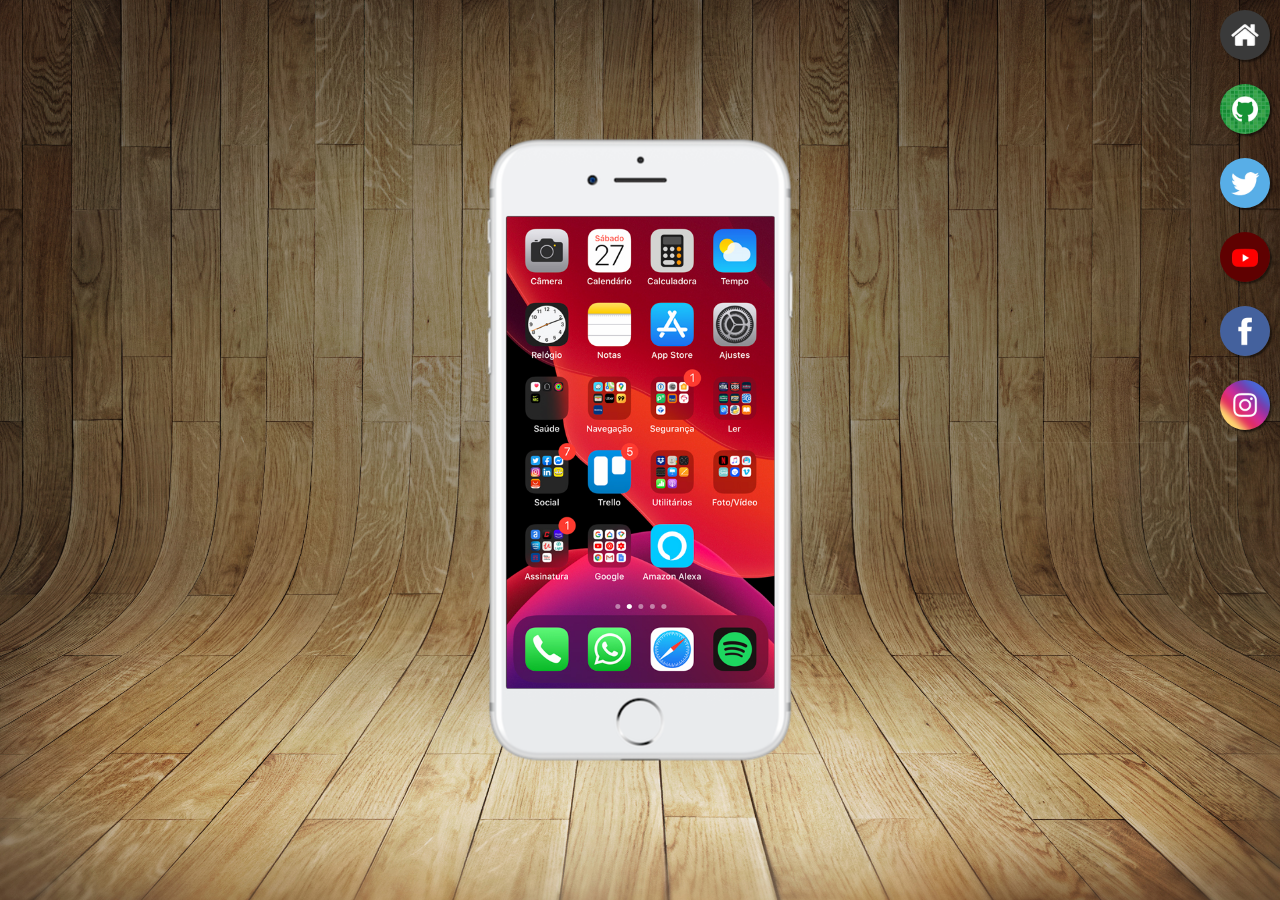
<file: index.html>
<!DOCTYPE html>
<html lang="pt-br">
<head>
    <meta charset="UTF-8">
    <meta http-equiv="X-UA-Compatible" content="IE=edge">
    <meta name="viewport" content="width=device-width, initial-scale=1.0">
    <link rel="shortcut icon" href="favicon.ico" type="image/x-icon">
    <title>Projetos Redes Socias</title>
    <link rel="stylesheet" href="estale/style.css">
</head>
<body>
    <main>
        <section id="telefone">
            <iframe src="home.html" frameborder="0" name="tela" id="tela">
                seu navegador não é conpativel com isso
            </iframe>
        </section>
        <section id="redes-sociais">
            <a href="home.html" target="tela"><img src="imagens/logo-home.jpg"></a><br>

            <a href="github.html" target="tela"><img src="imagens/logo-github.jpg"></a><br>

            <a href="twiter.html" target="tela"><img src="imagens/logo-twitter.jpg"></a><br>

            <a href="youtube.html" target="tela"><img src="imagens/logo-youtube.jpg"></a><br>

            <a href="facebook.html" target="tela"><img src="imagens/logo-facebook.jpg"></a><br>

            <a href="instagram.html" target="tela"><img src="imagens/logo-instagram.jpg"></a><br>
        </section>
    </main>
</body>
</html>
</file>
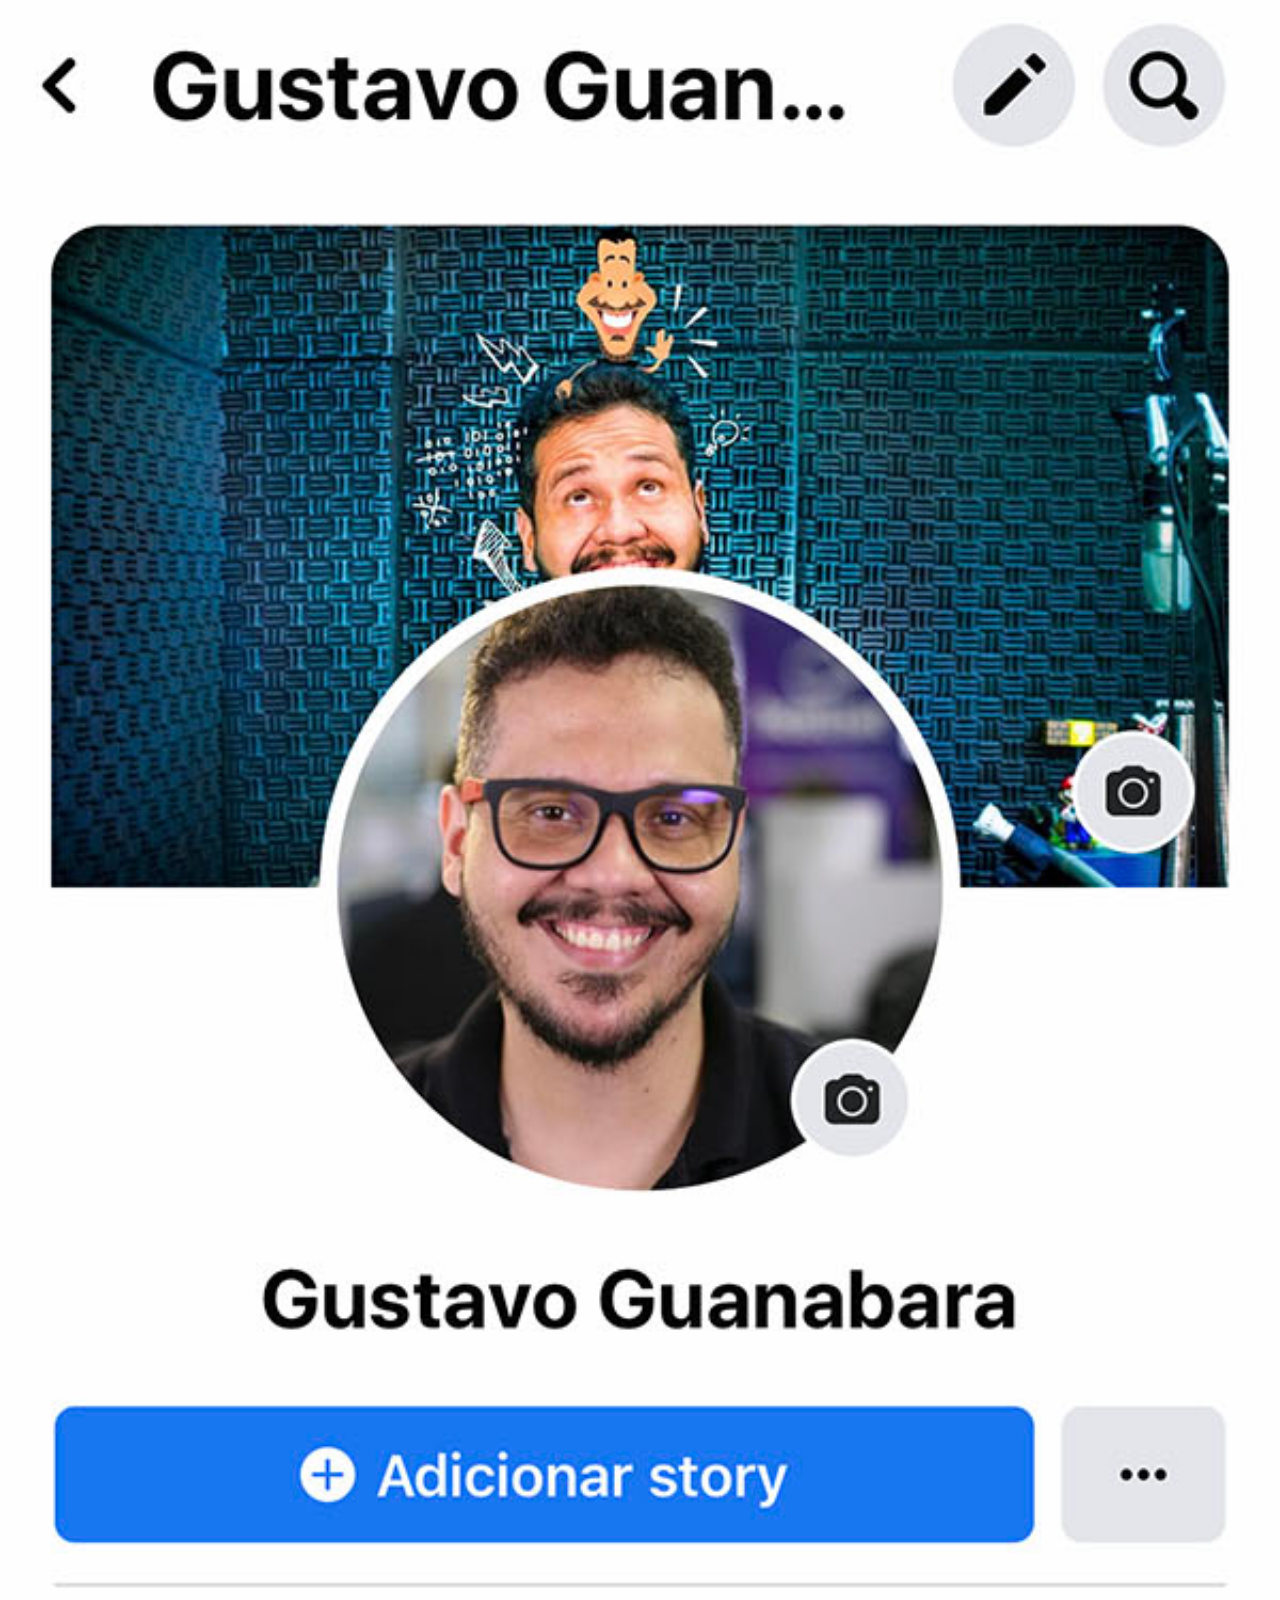
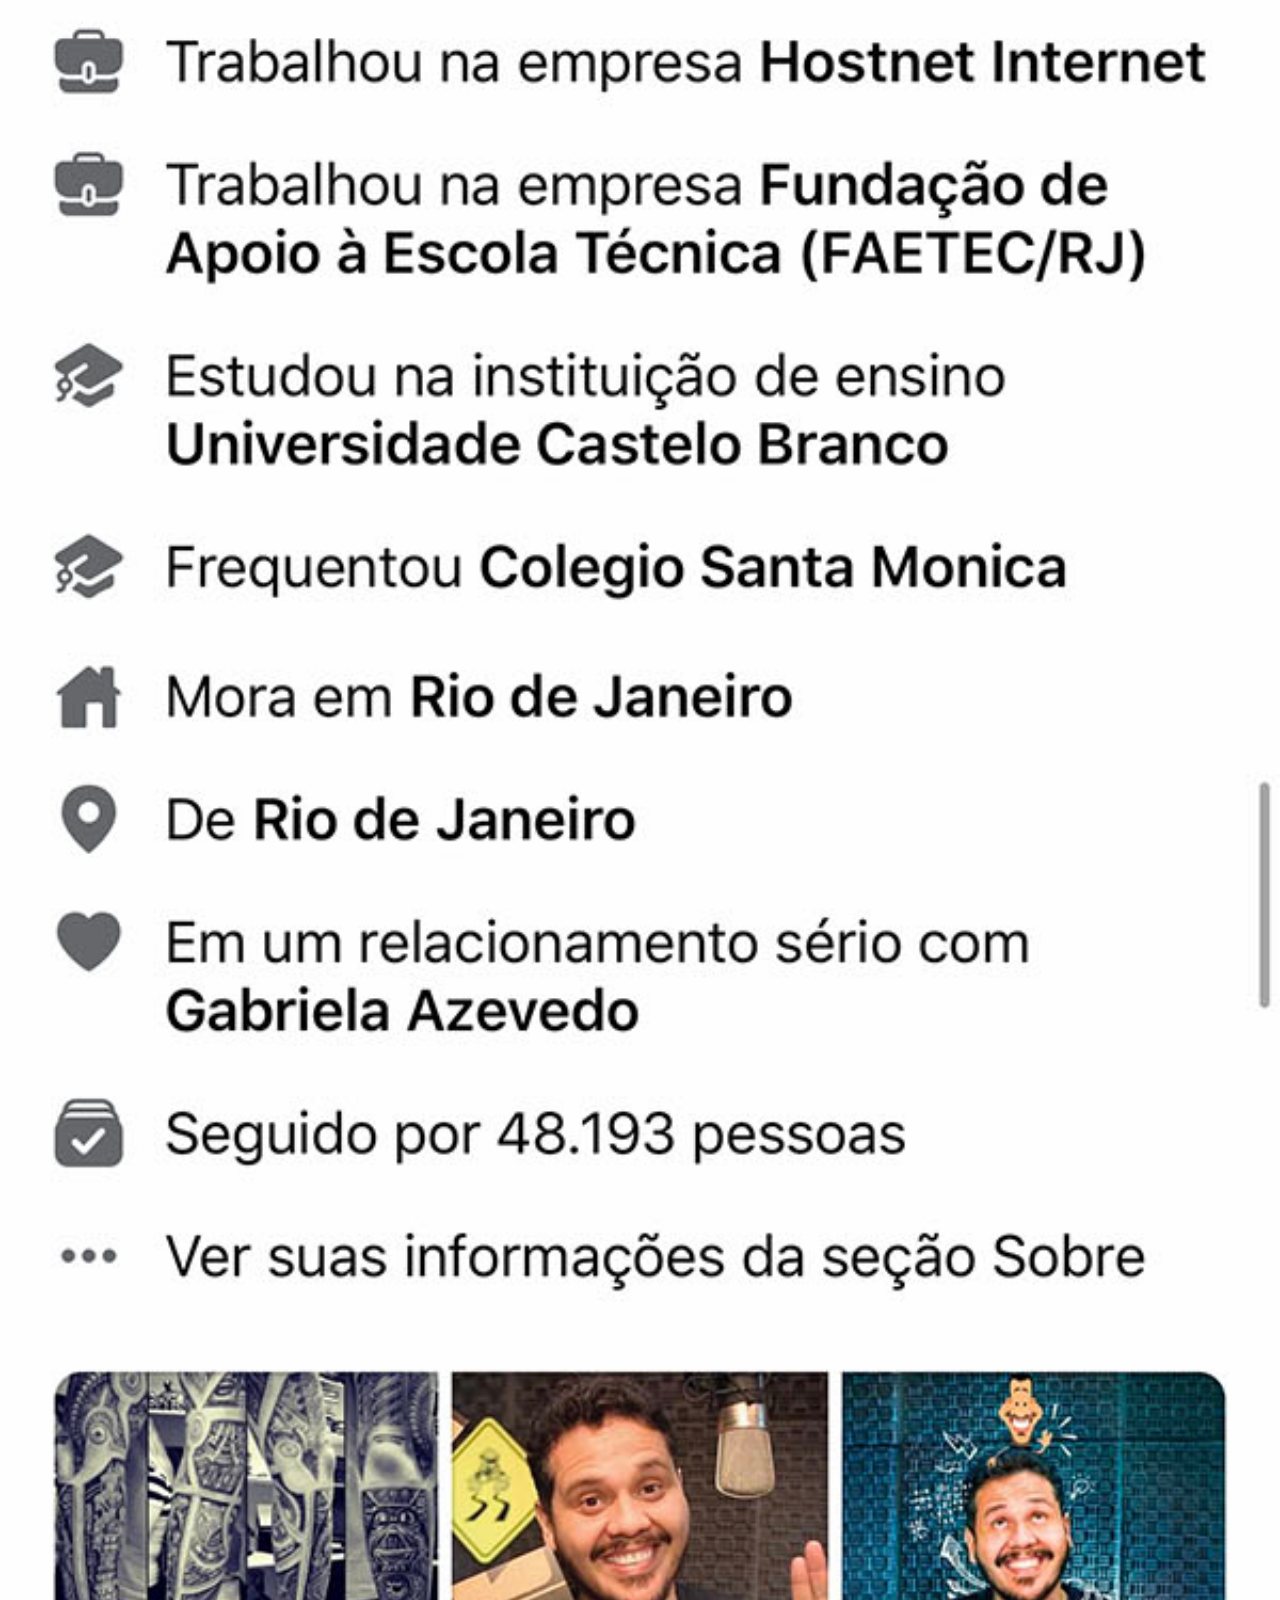
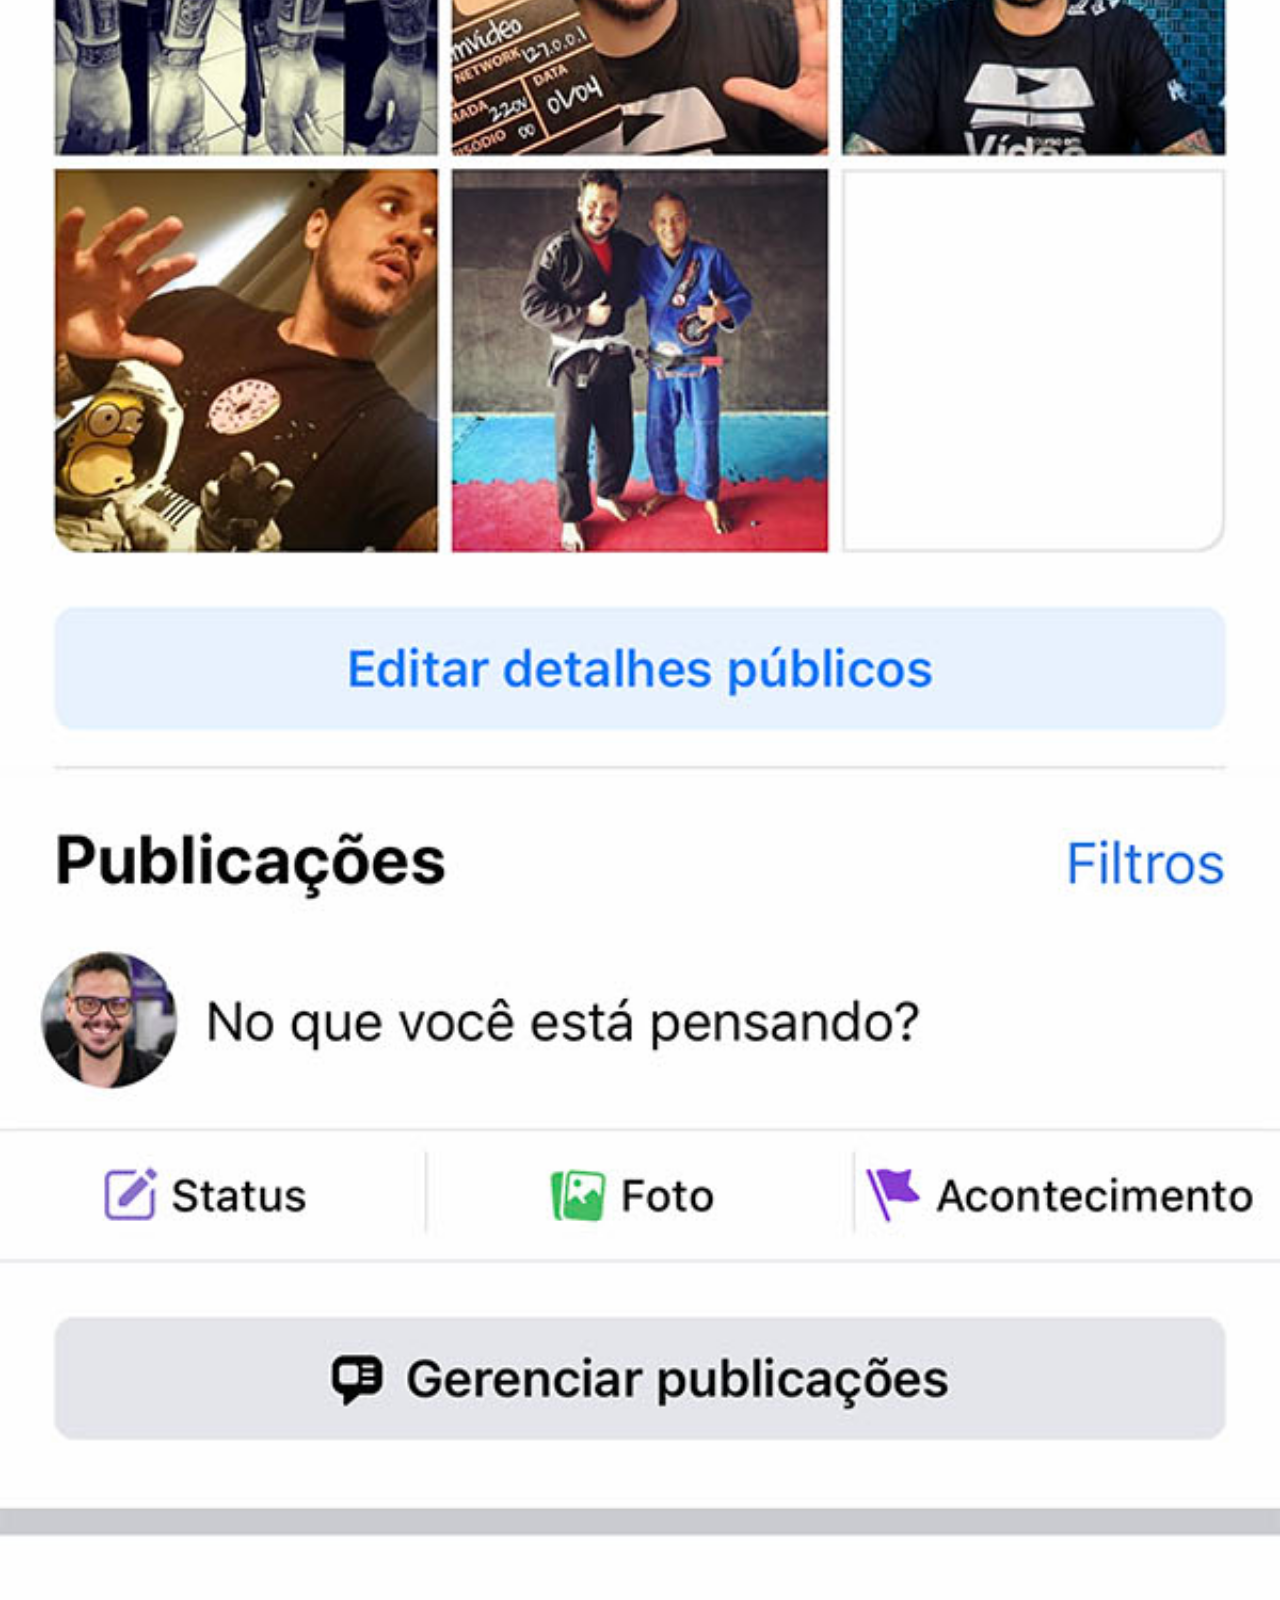
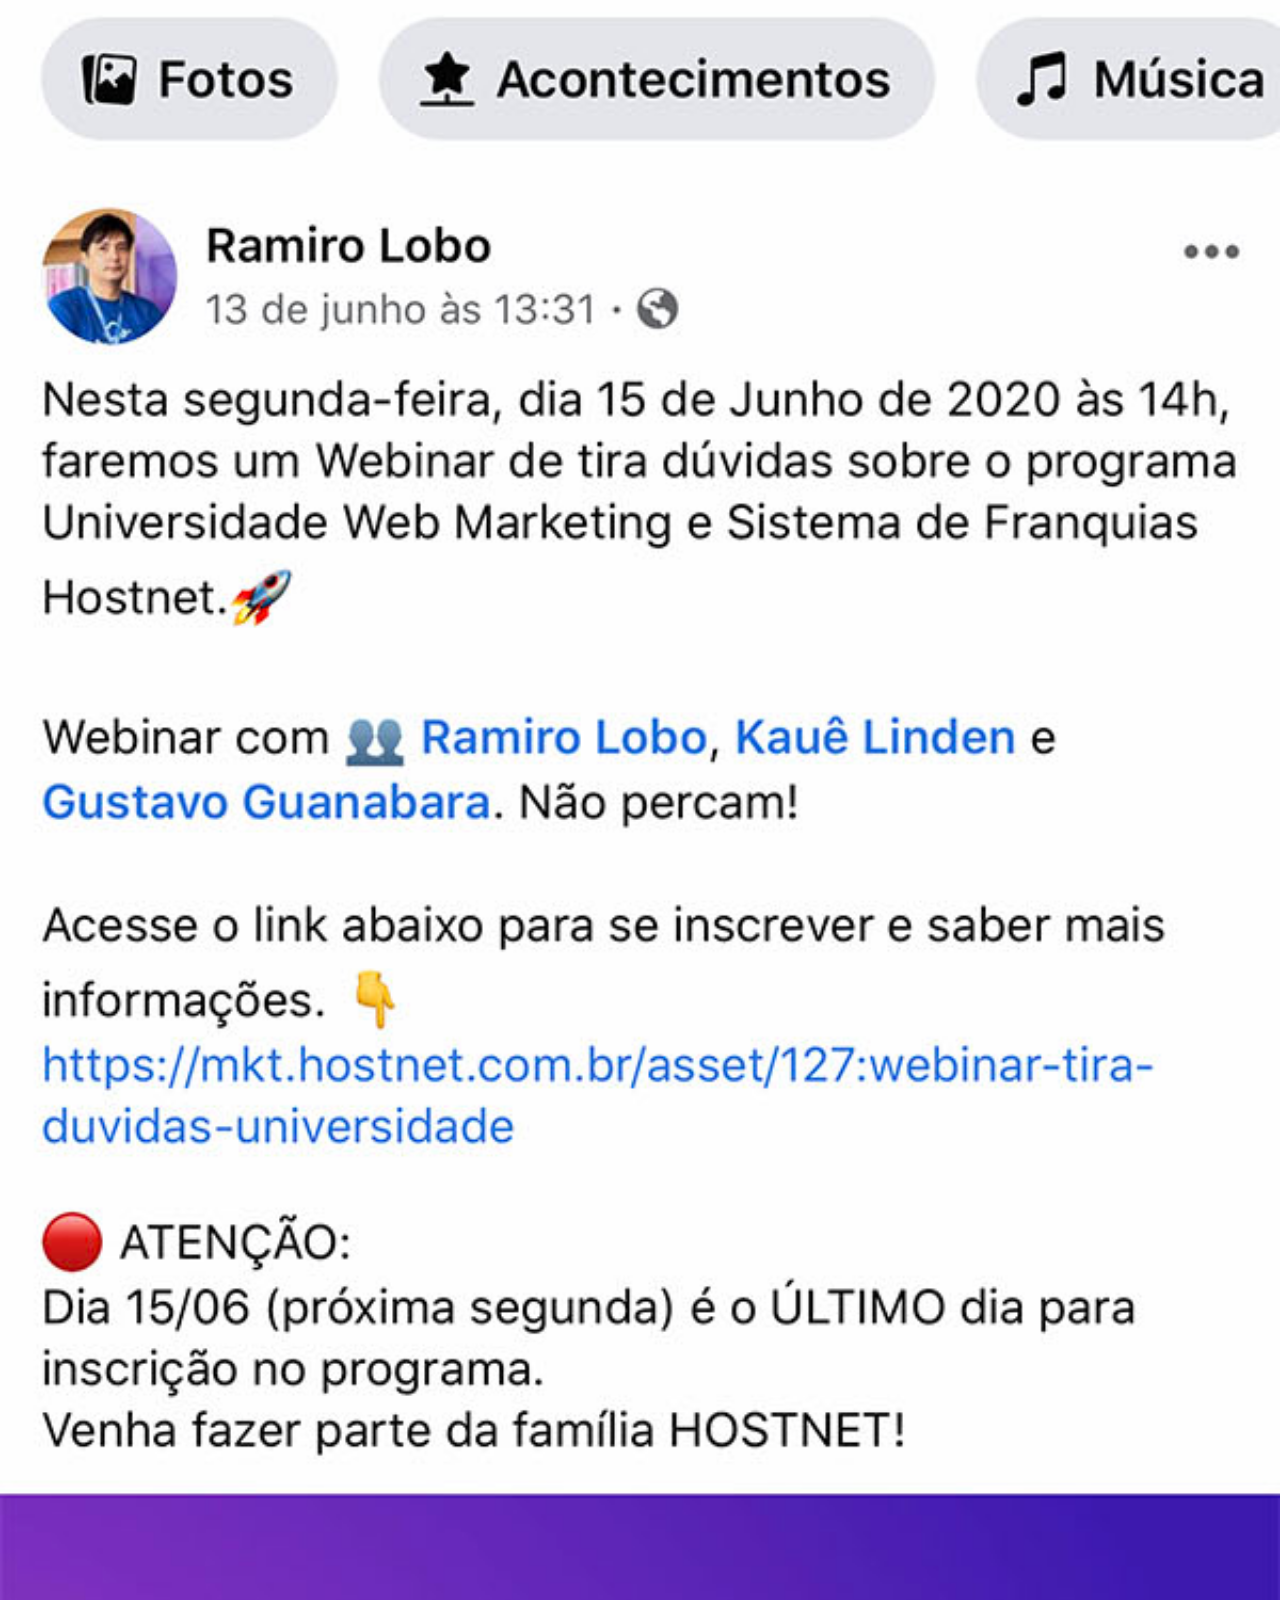
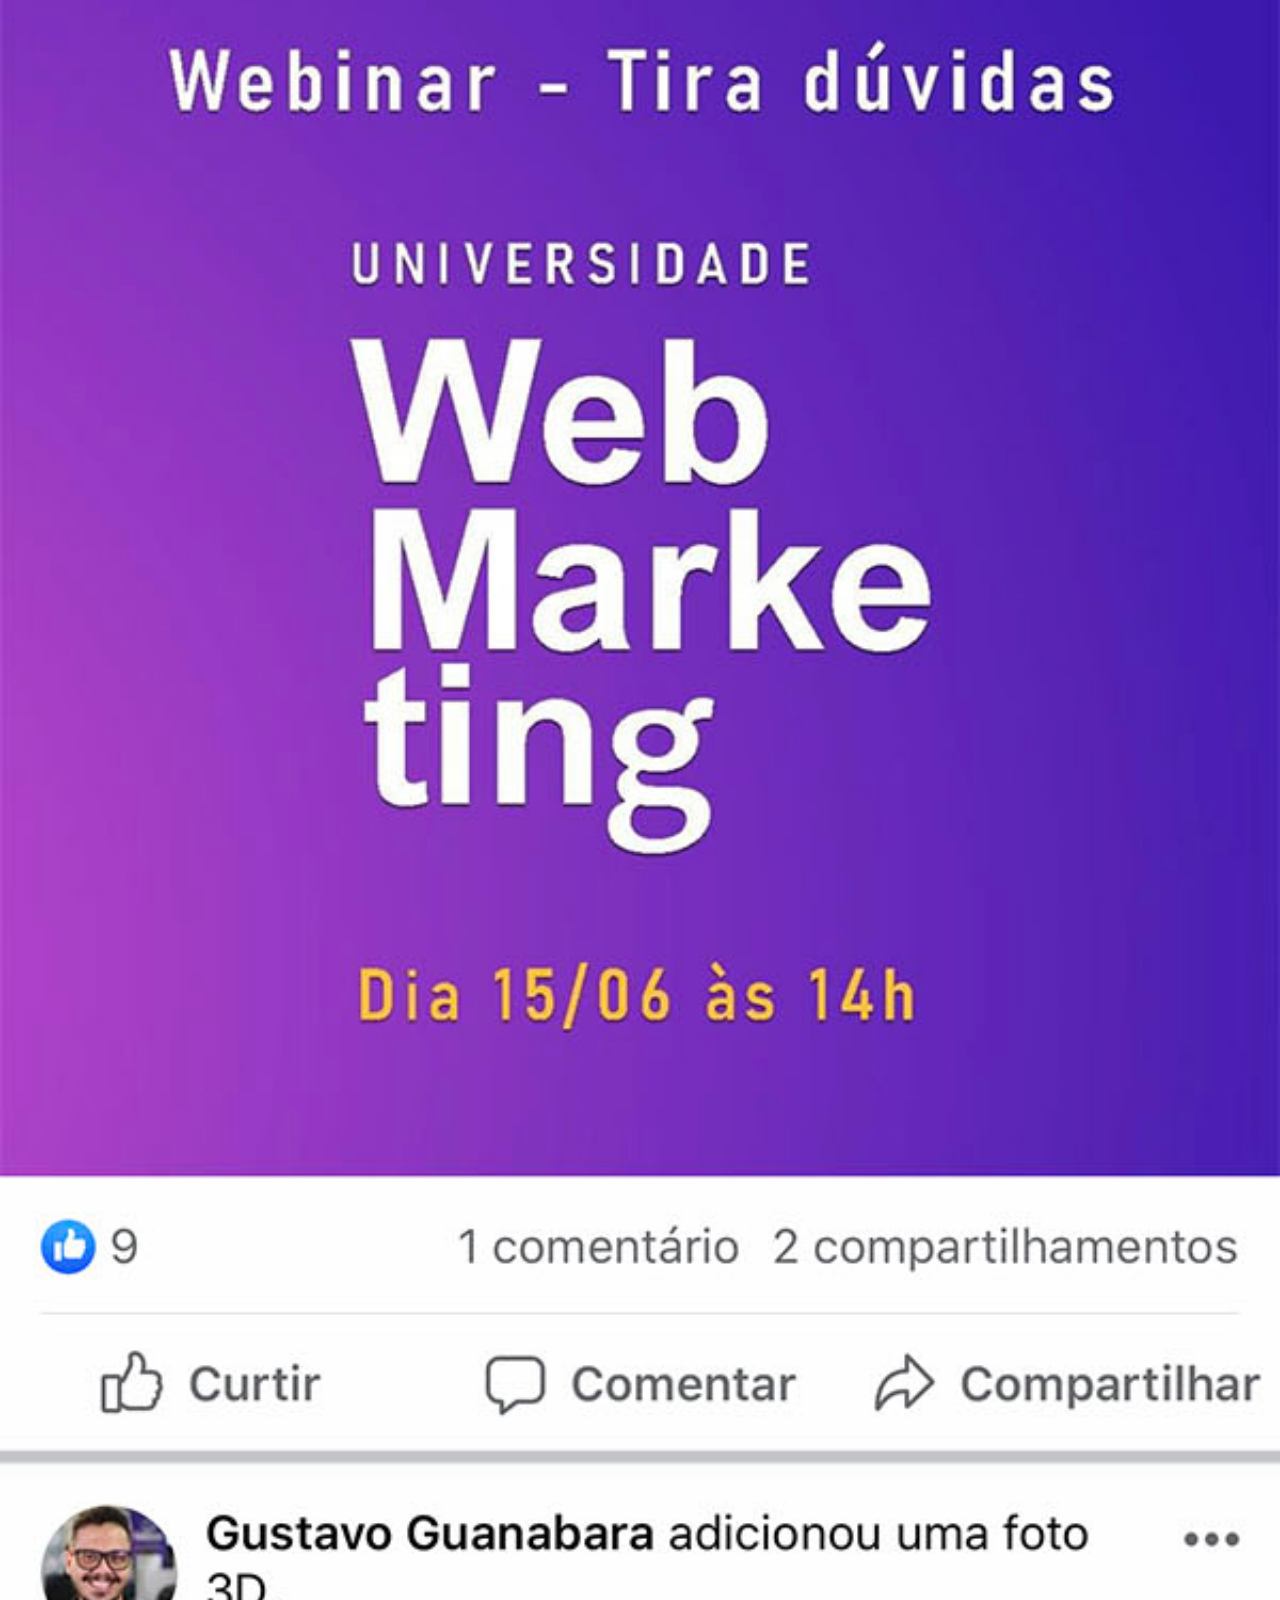
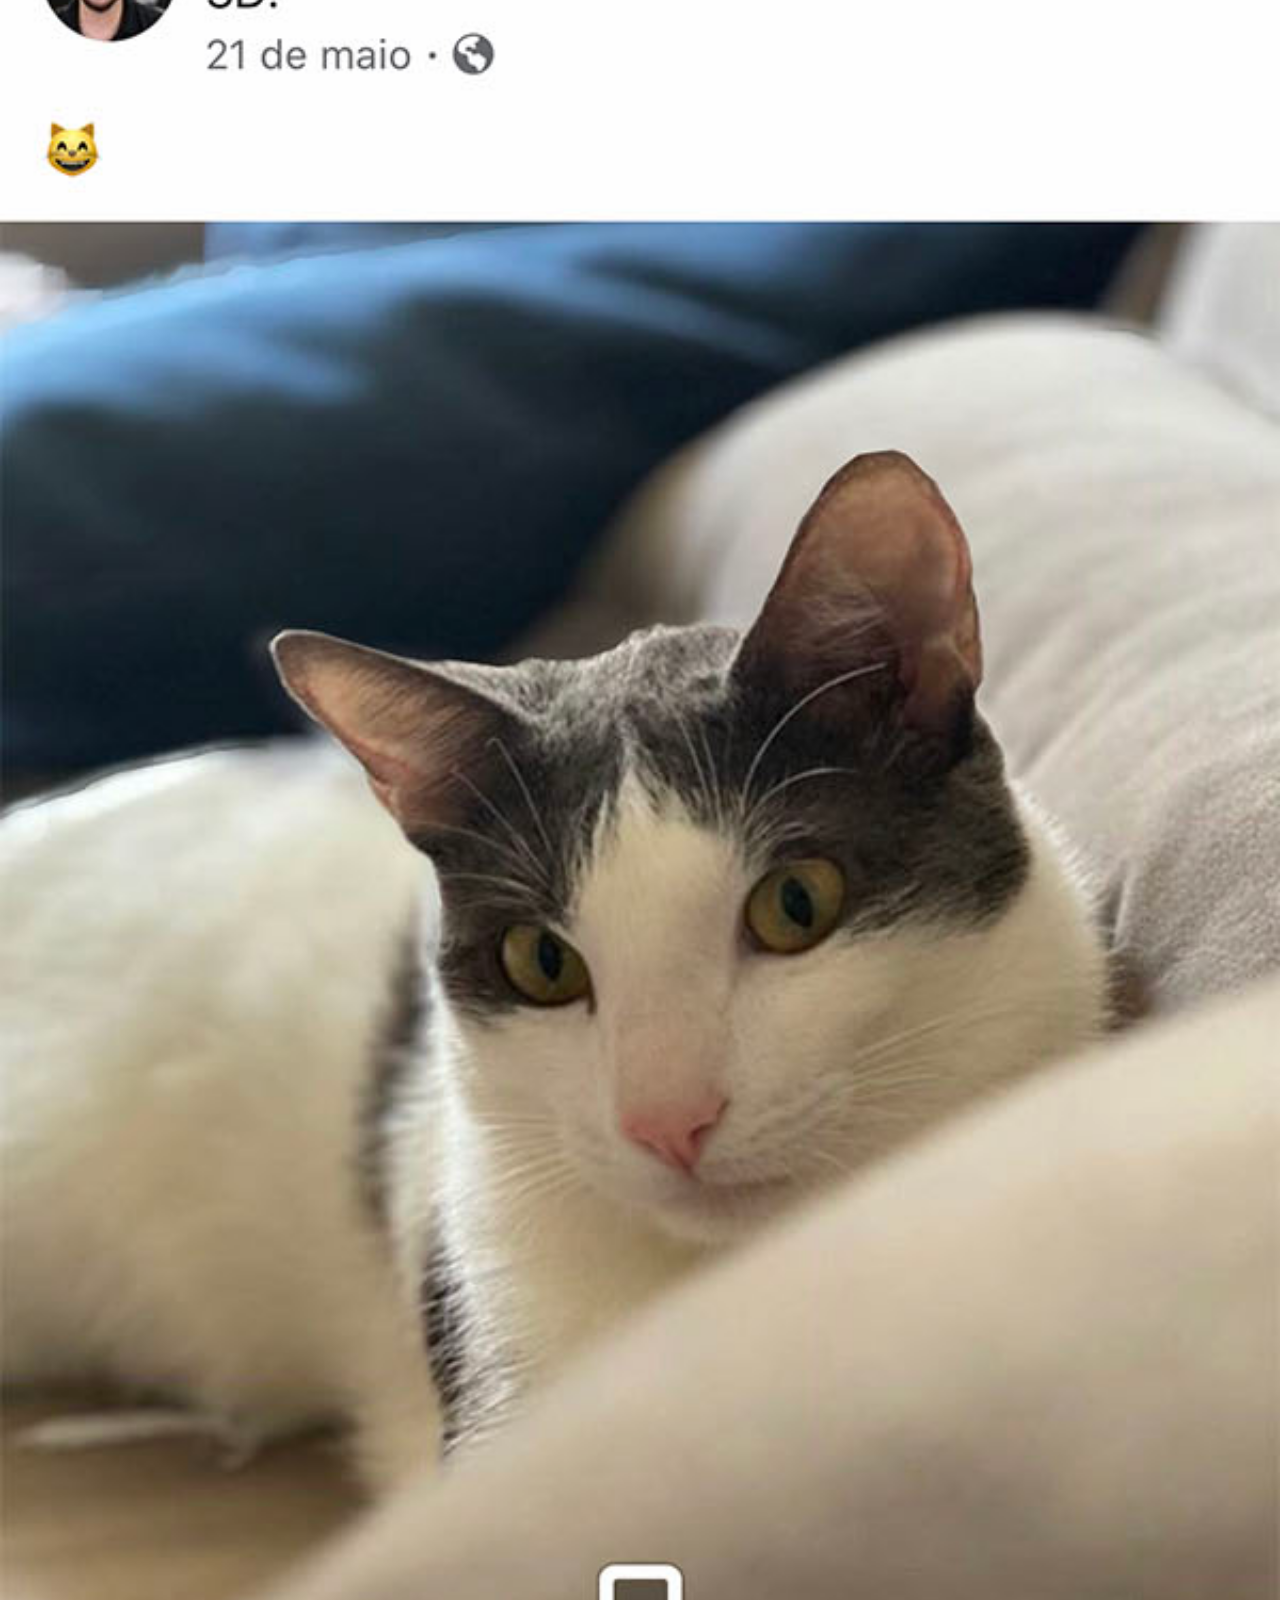
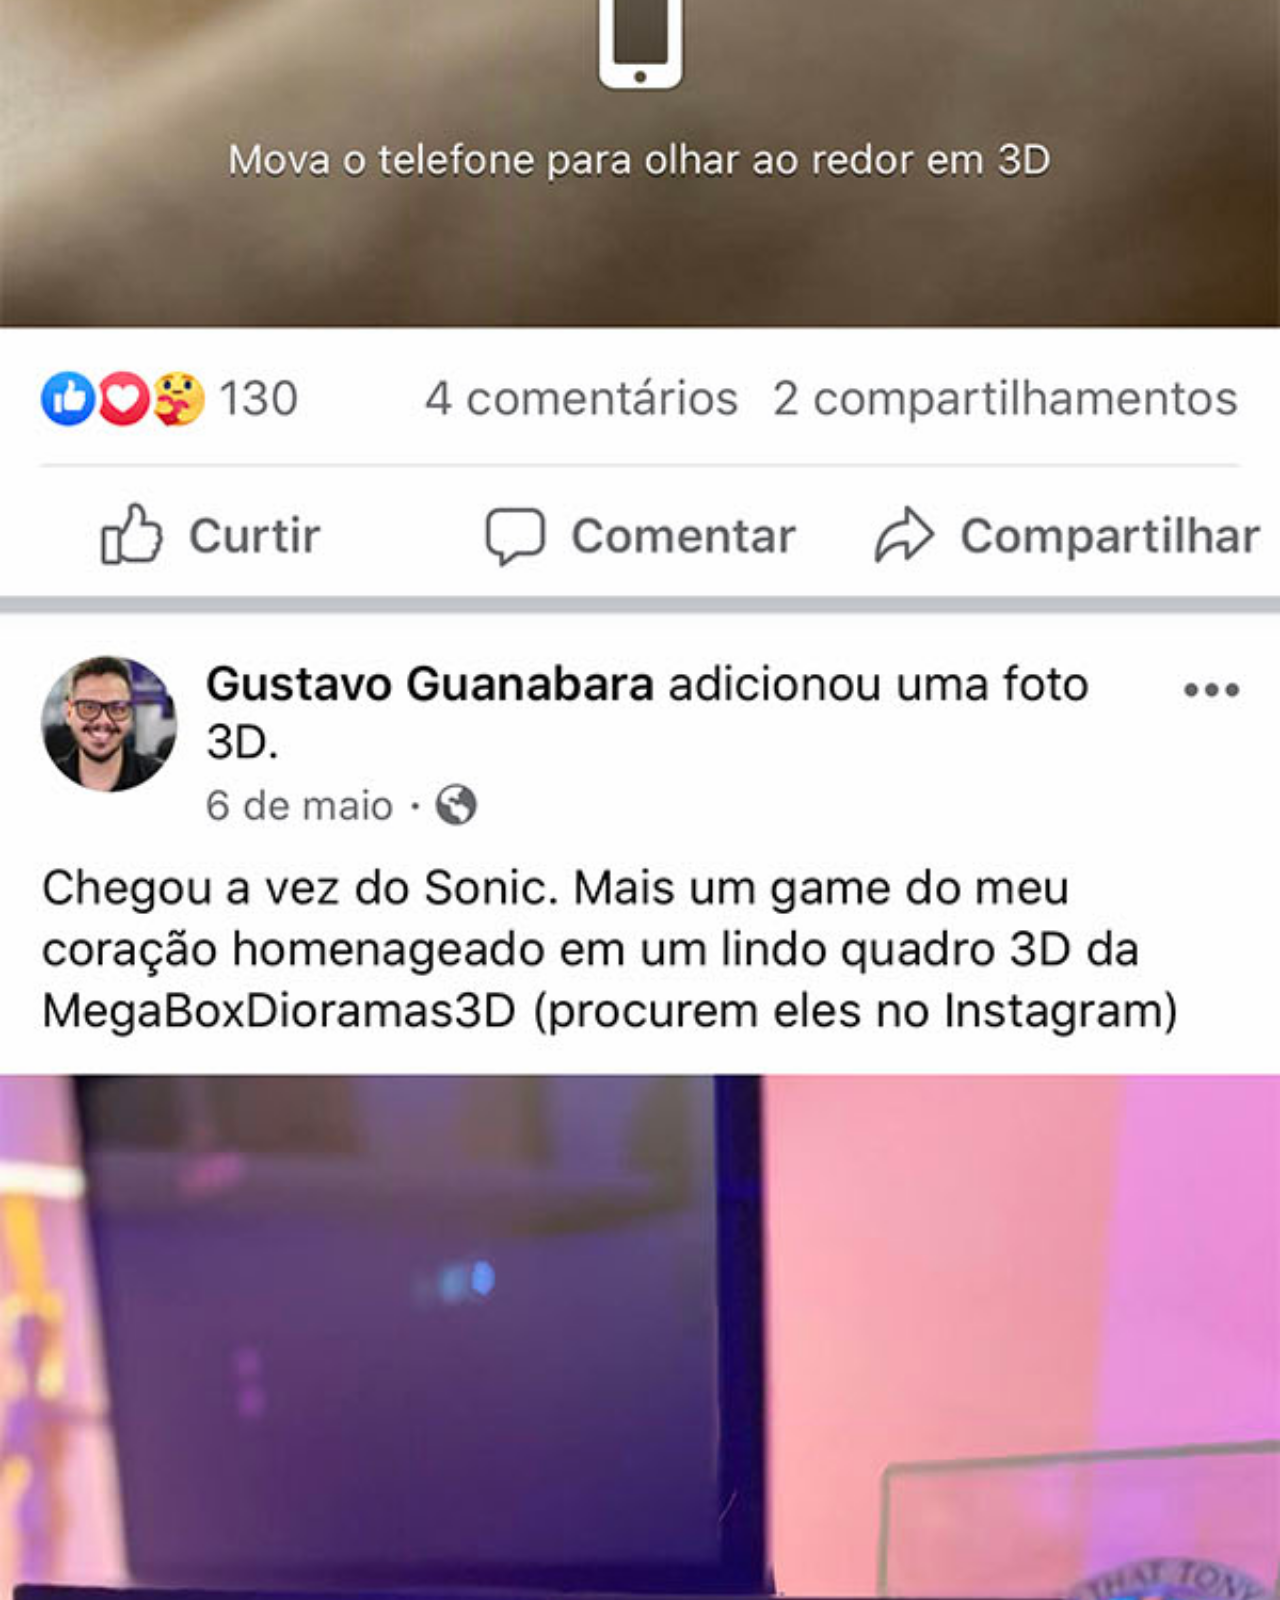
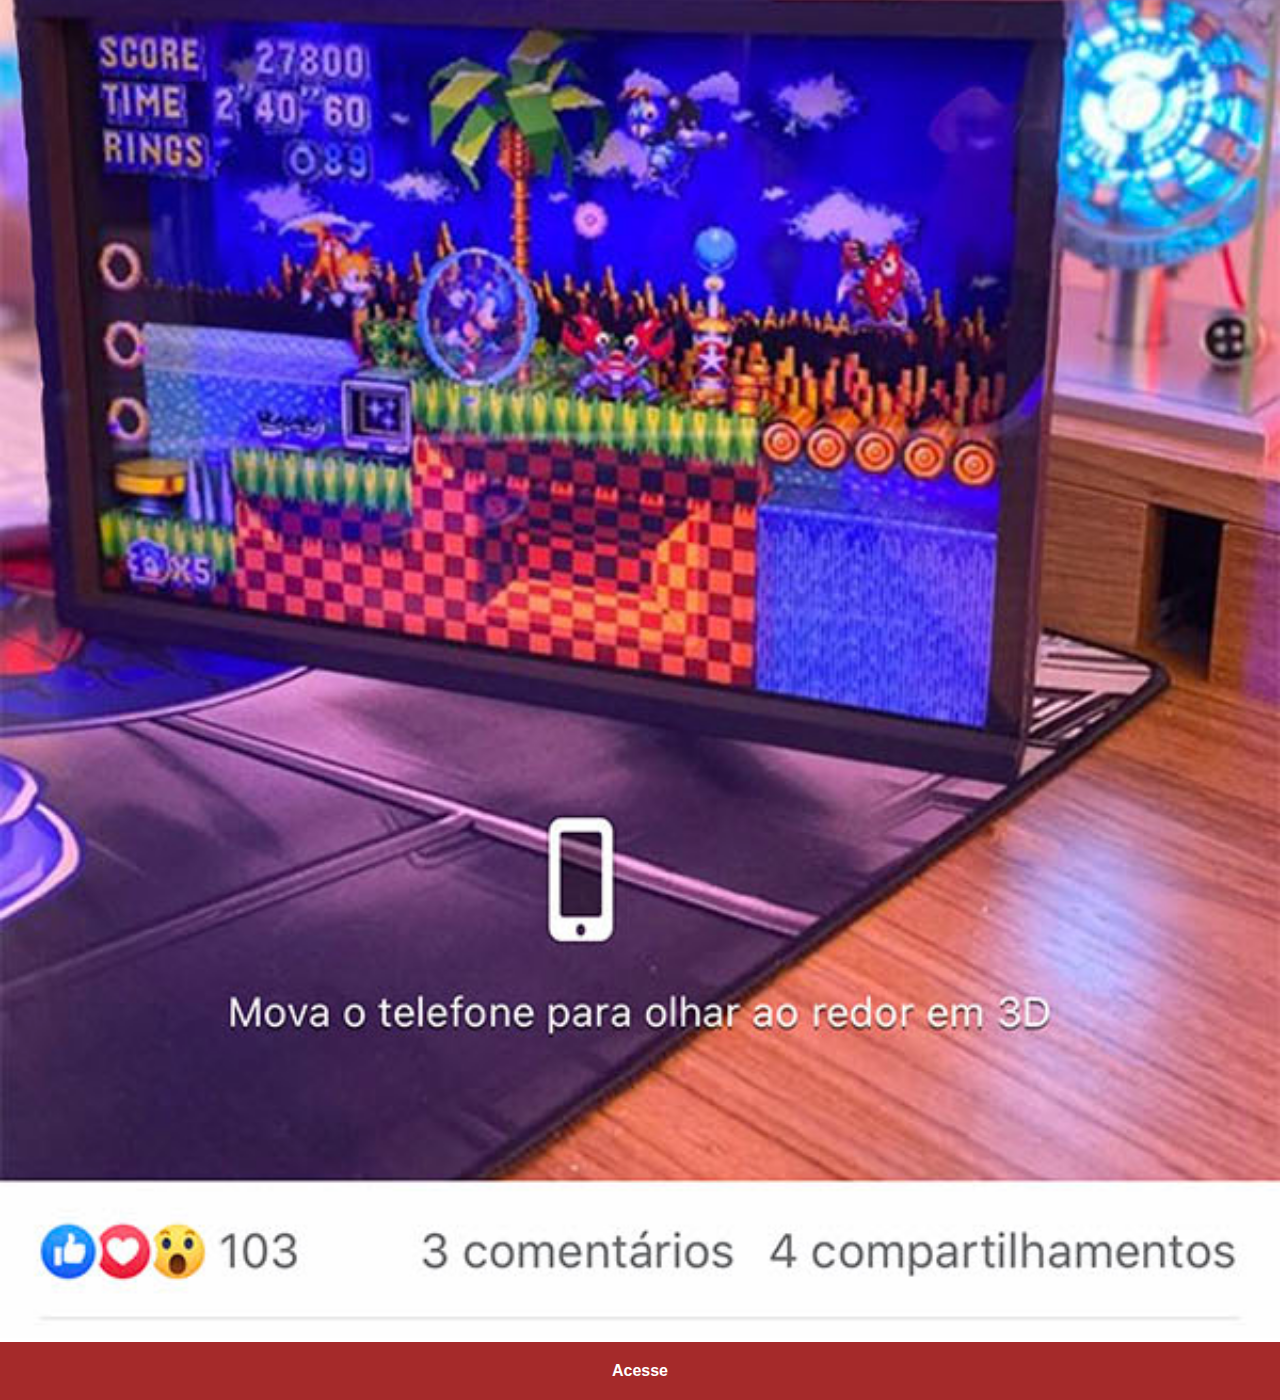
<file: facebook.html>
<!DOCTYPE html>
<html lang="pt-br">
<head>
    <meta charset="UTF-8">
    <meta http-equiv="X-UA-Compatible" content="IE=edge">
    <meta name="viewport" content="width=device-width, initial-scale=1.0">
    <link rel="stylesheet" href="estilos/social.css">
    <title>Facebook</title>
</head>
<body>
    <img src="imagens/tela-facebook.jpg" alt="facebook">
    <a href="https://www.facebook.com/gustavoguanabara/?locale=pt_BR" target=_blank>Acesse</a>
</body>
</html>
</file>
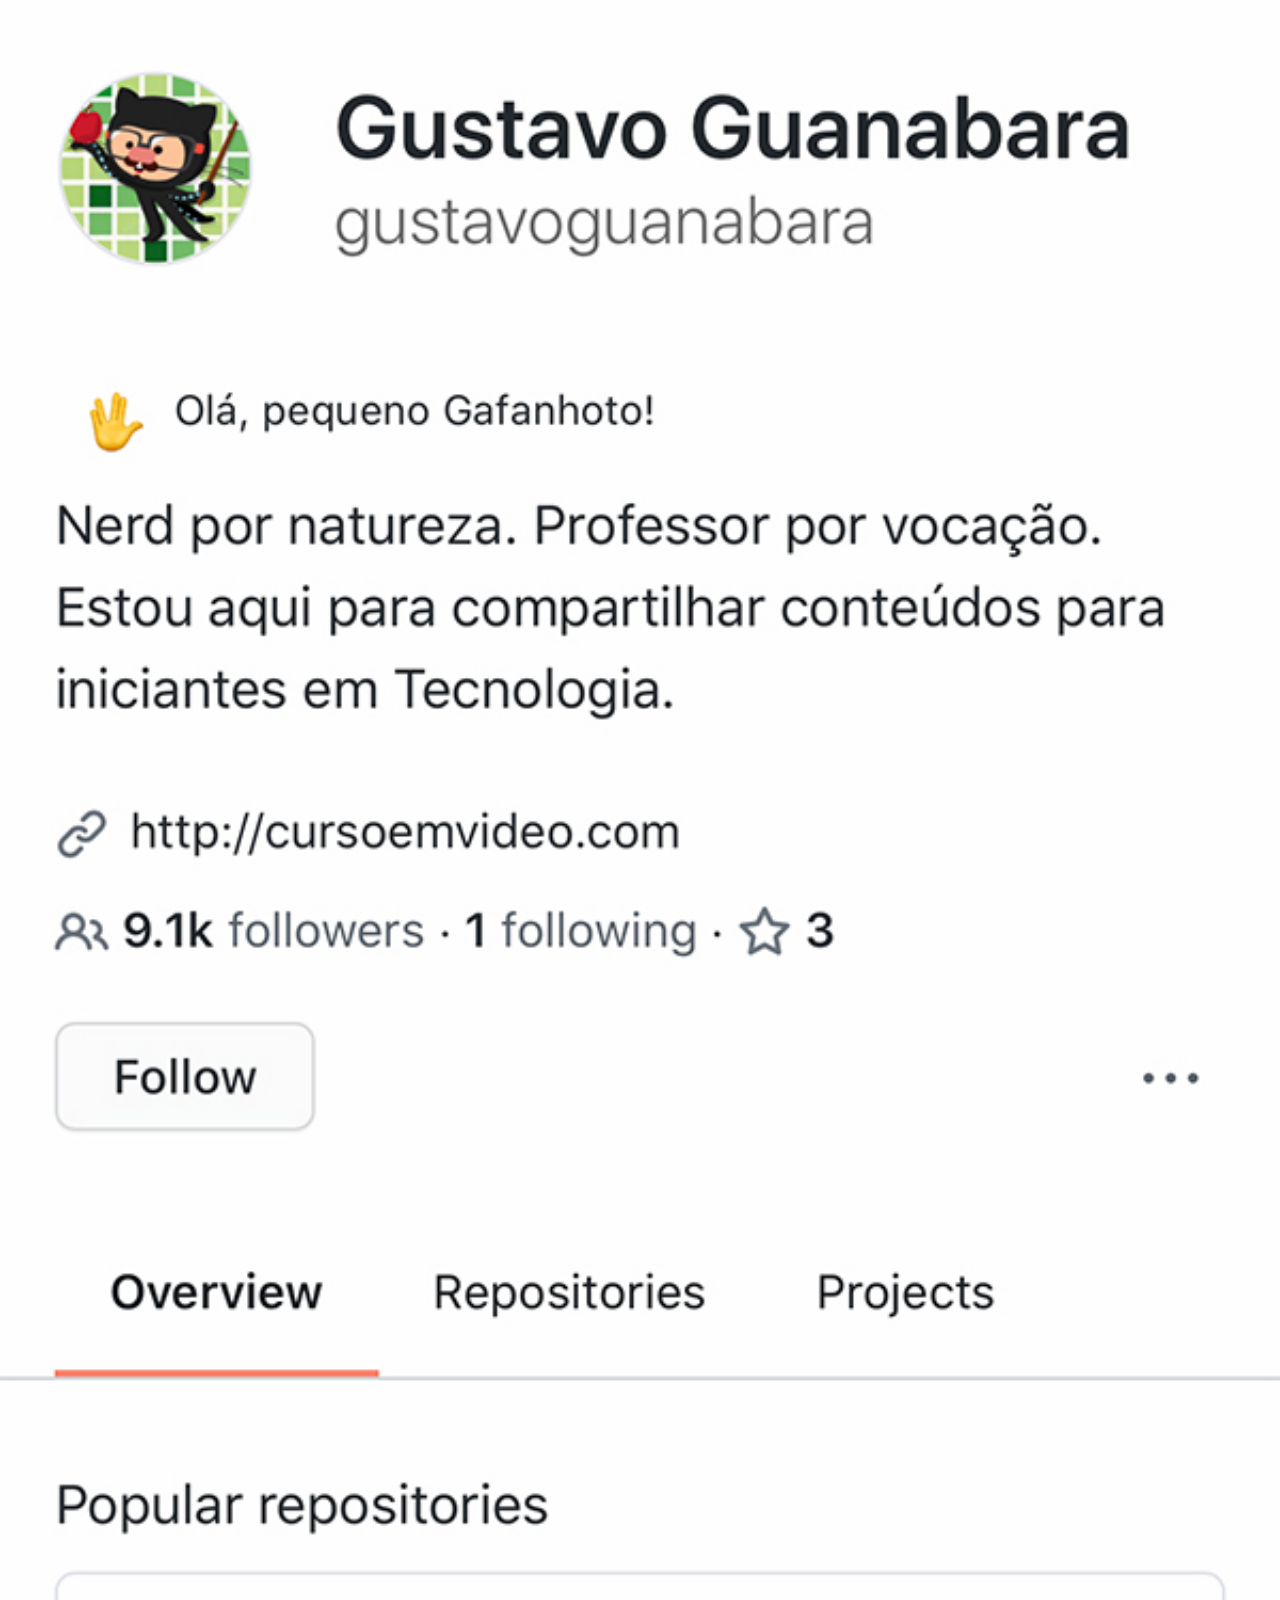
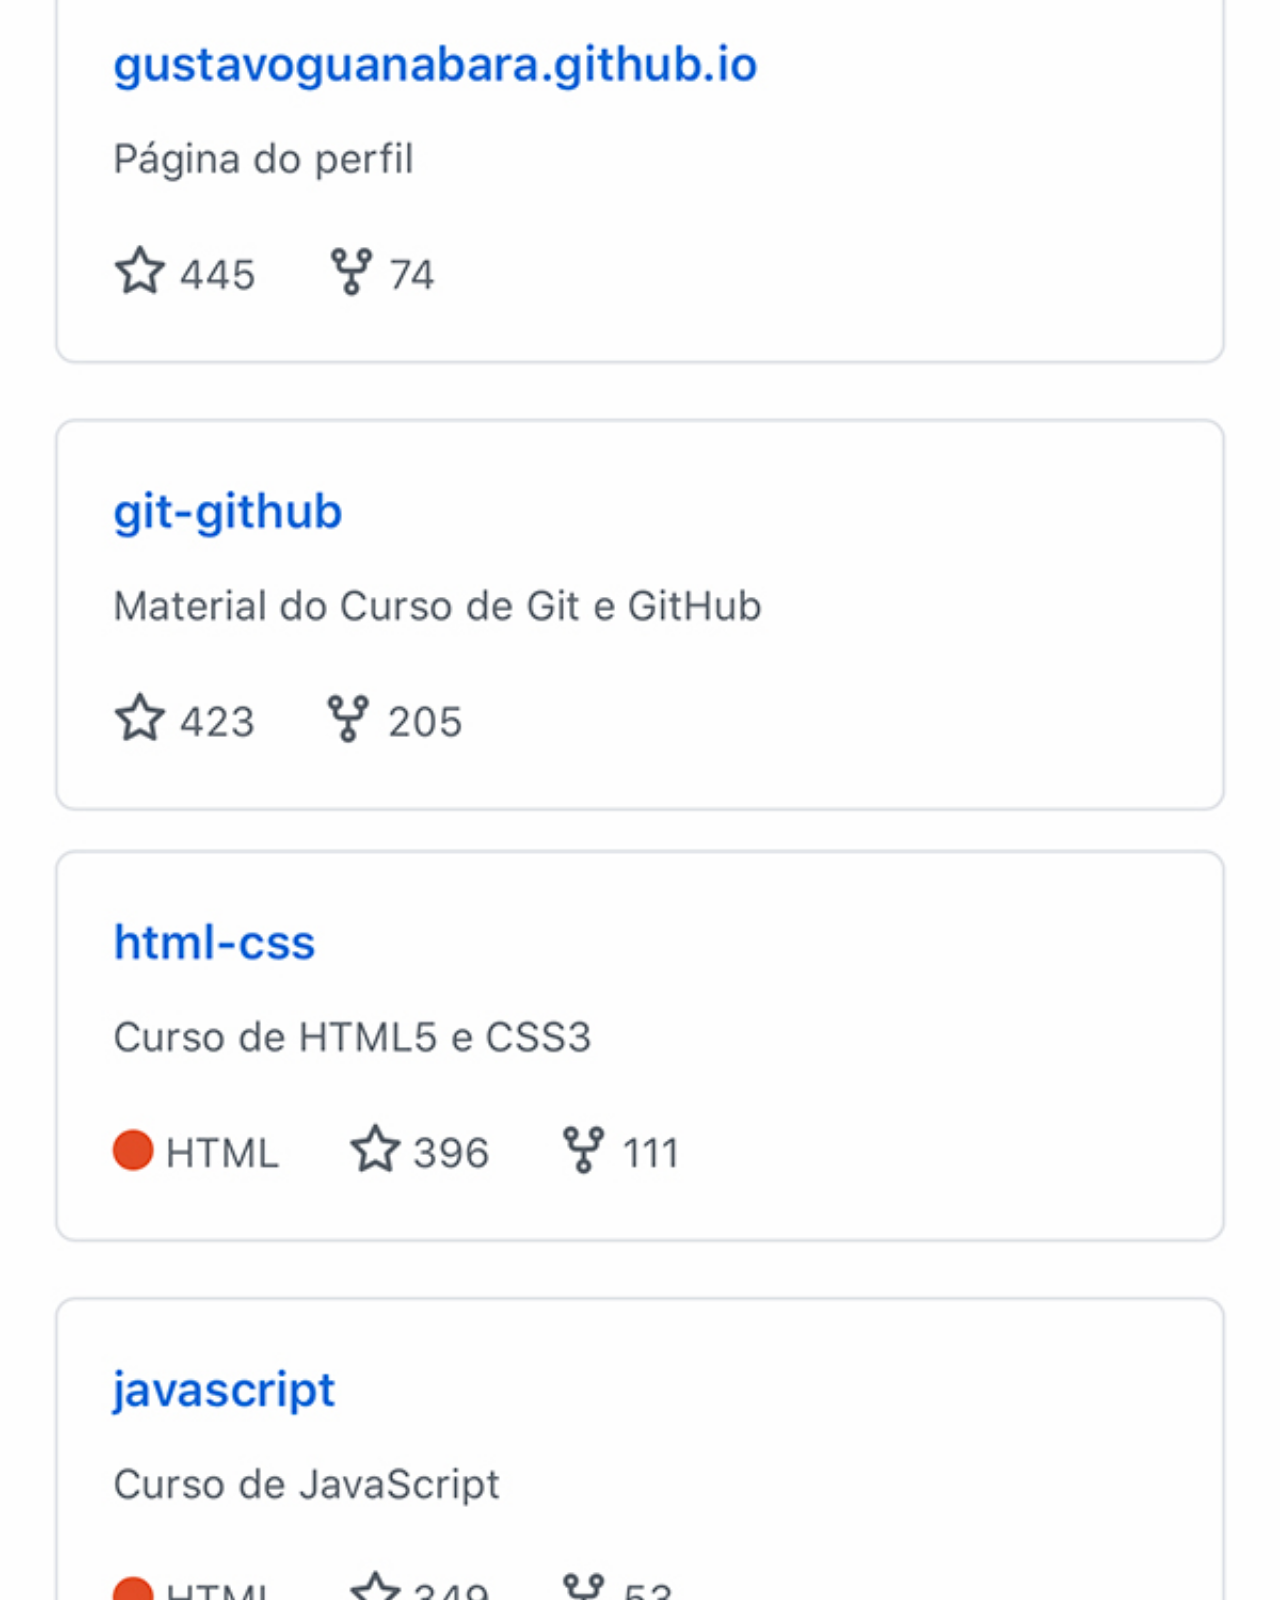
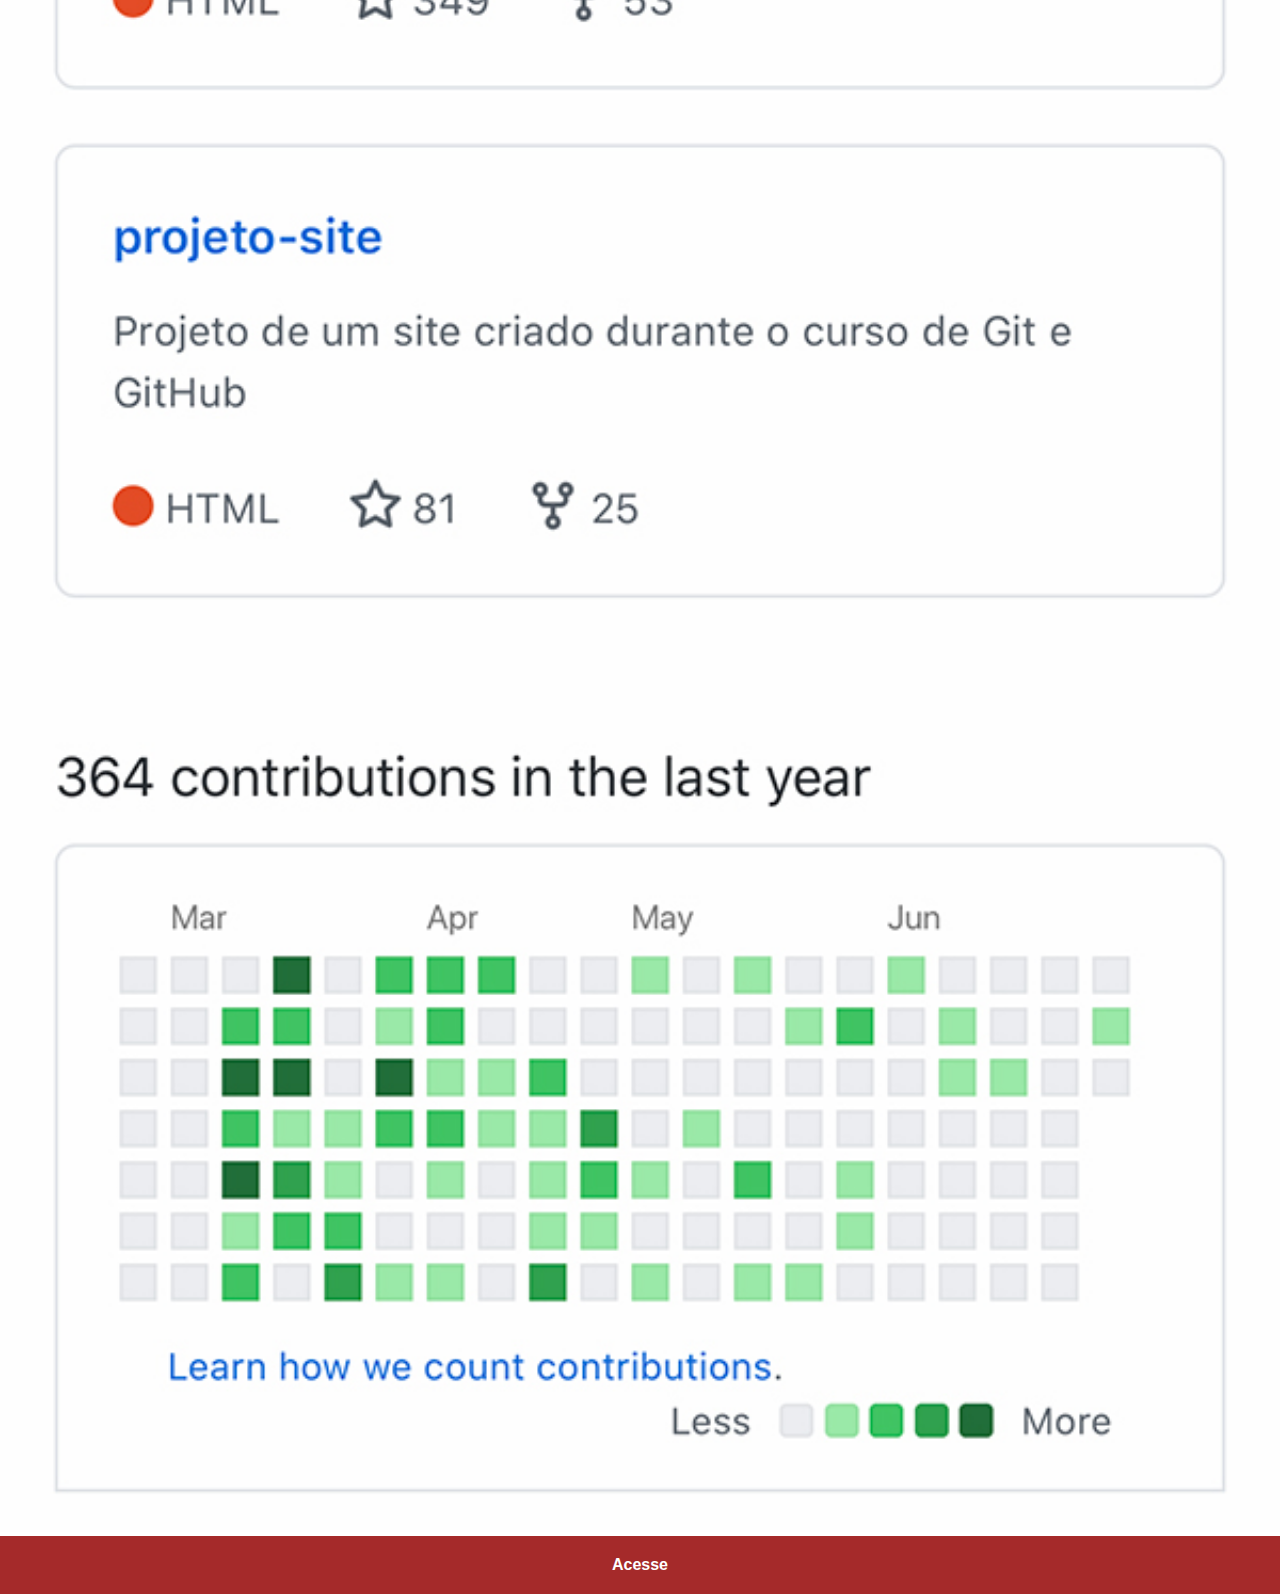
<file: github.html>
<!DOCTYPE html>
<html lang="pt-br">
<head>
    <meta charset="UTF-8">
    <meta http-equiv="X-UA-Compatible" content="IE=edge">
    <meta name="viewport" content="width=device-width, initial-scale=1.0">
    <link rel="stylesheet" href="estilos/social.css">
    <title>GitHub</title>
</head>
<body>
    <img src="imagens/tela-github.jpg">
    <a href="https://github.com/gustavoguanabara" target="_blank">Acesse</a>
</body>
</html>
</file>
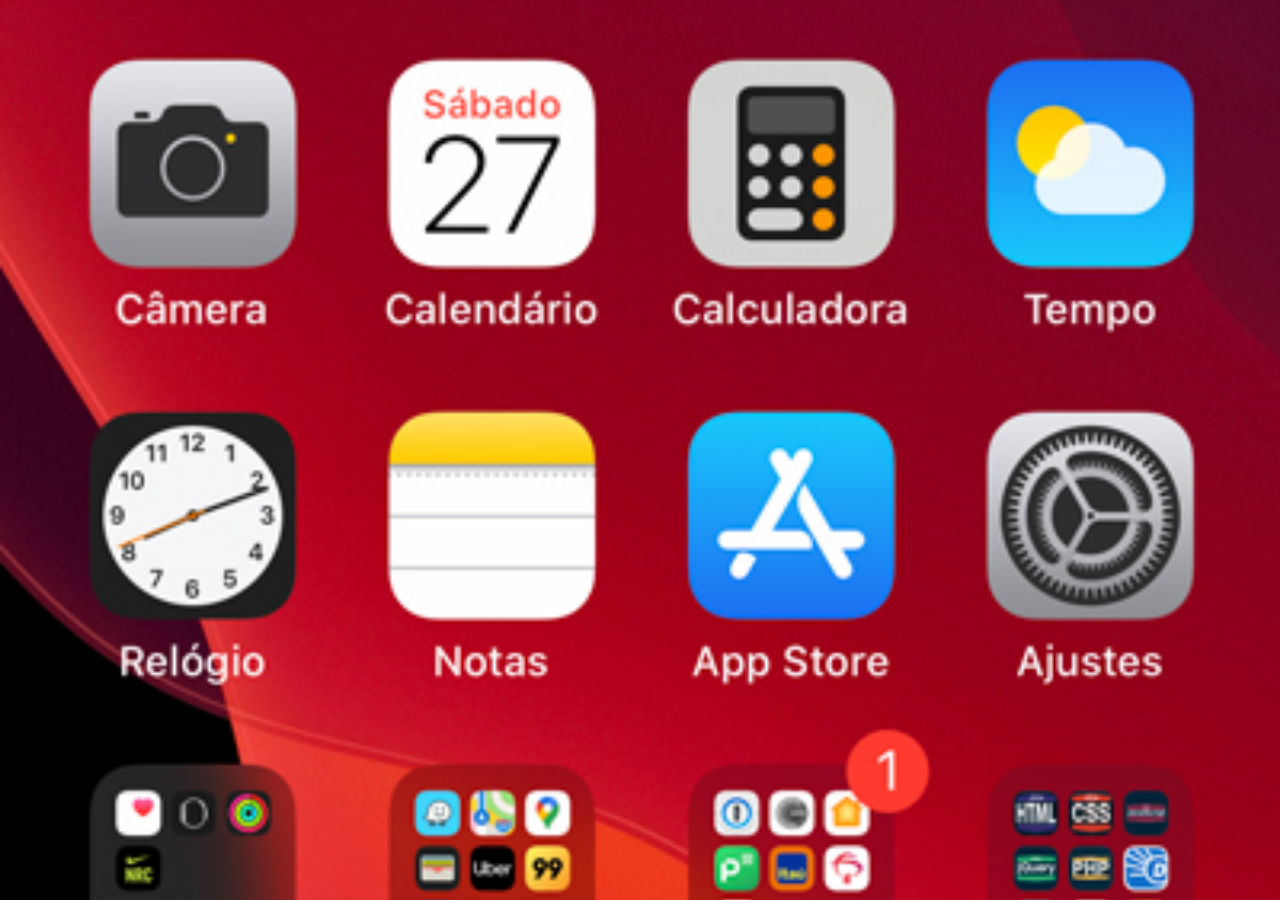
<file: home.html>
<!DOCTYPE html>
<html lang="pt-br">
<head>
    <meta charset="UTF-8">
    <meta http-equiv="X-UA-Compatible" content="IE=edge">
    <meta name="viewport" content="width=device-width, initial-scale=1.0">
    <title>home</title>
    <style>
        *{
            margin: 0px;
            padding: 0px;
        }

        body {
            width: 100vw;
            height: 100vh;
            background: black url('imagens/tela-home.jpg');
            background-repeat: no-repeat;
            background-position: top center;
            background-size: cover;
        }
    </style>
</head>
<body>
    
</body>
</html>
</file>
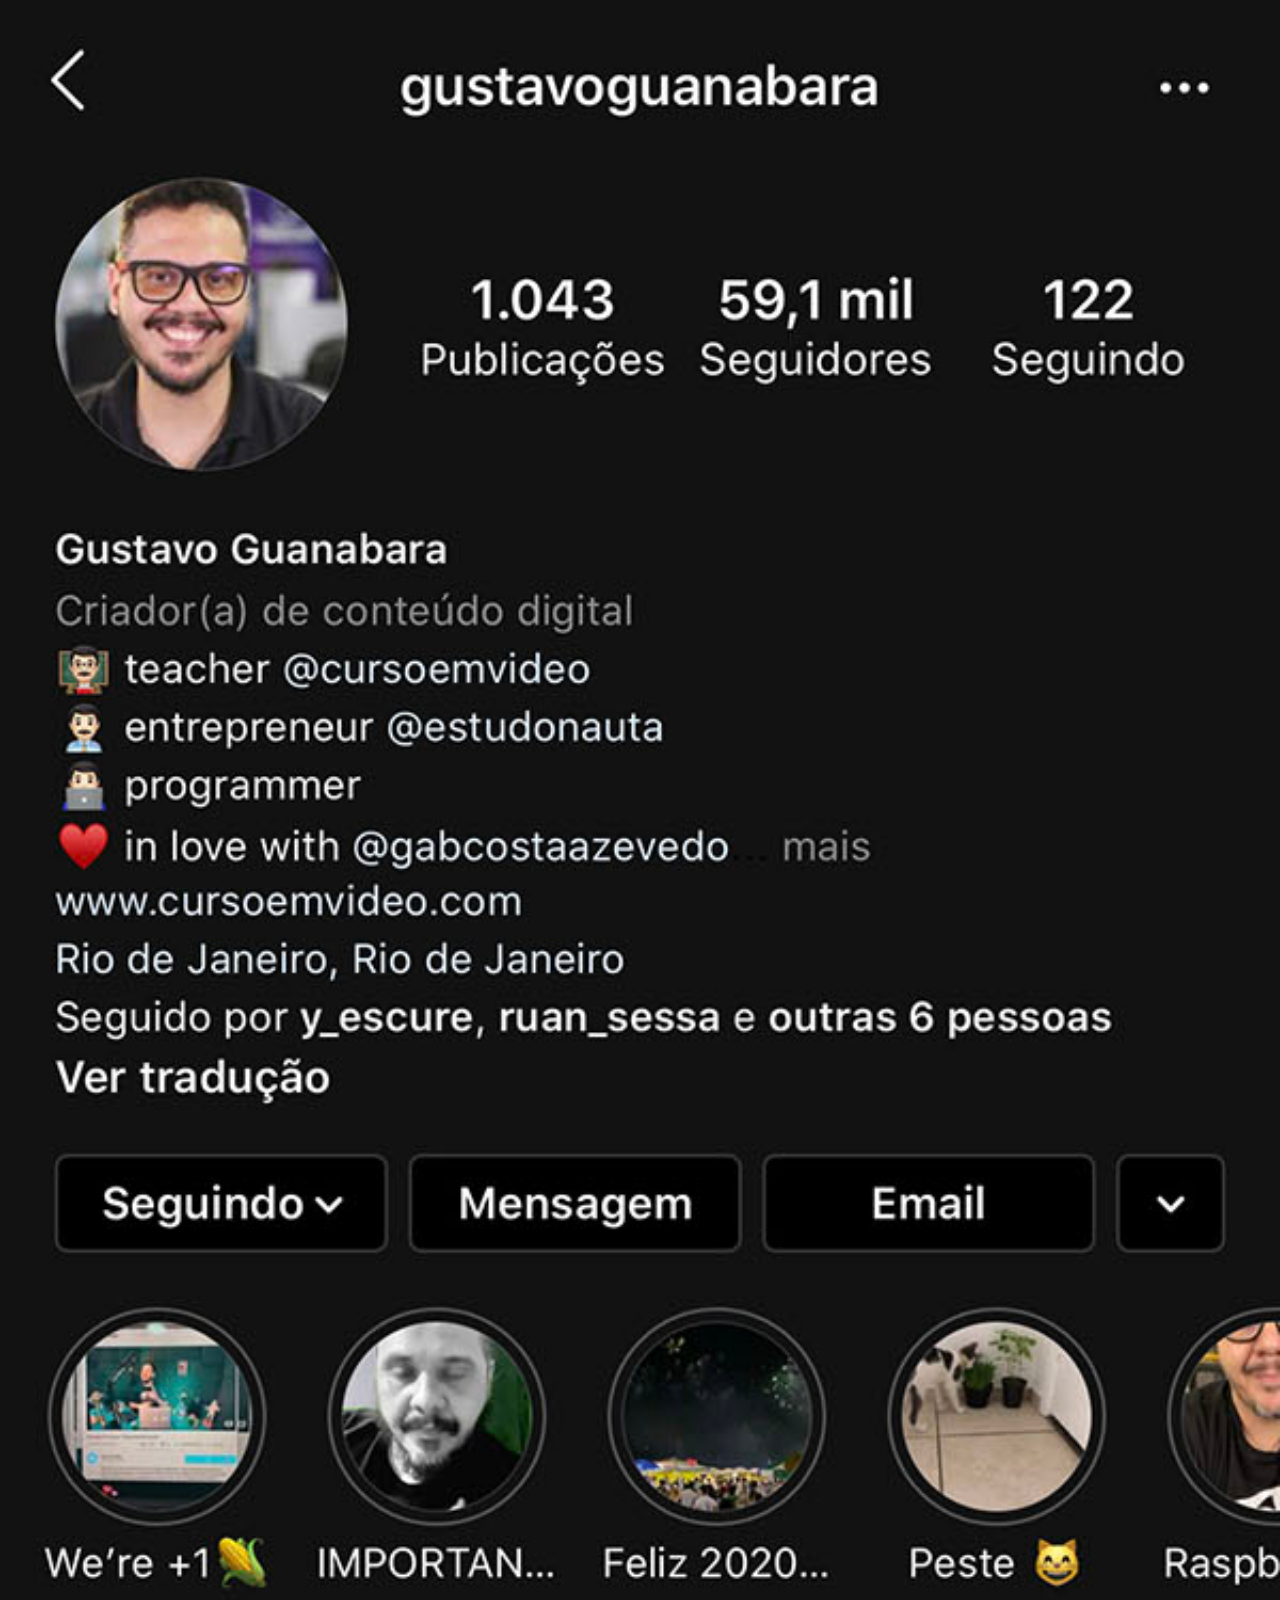
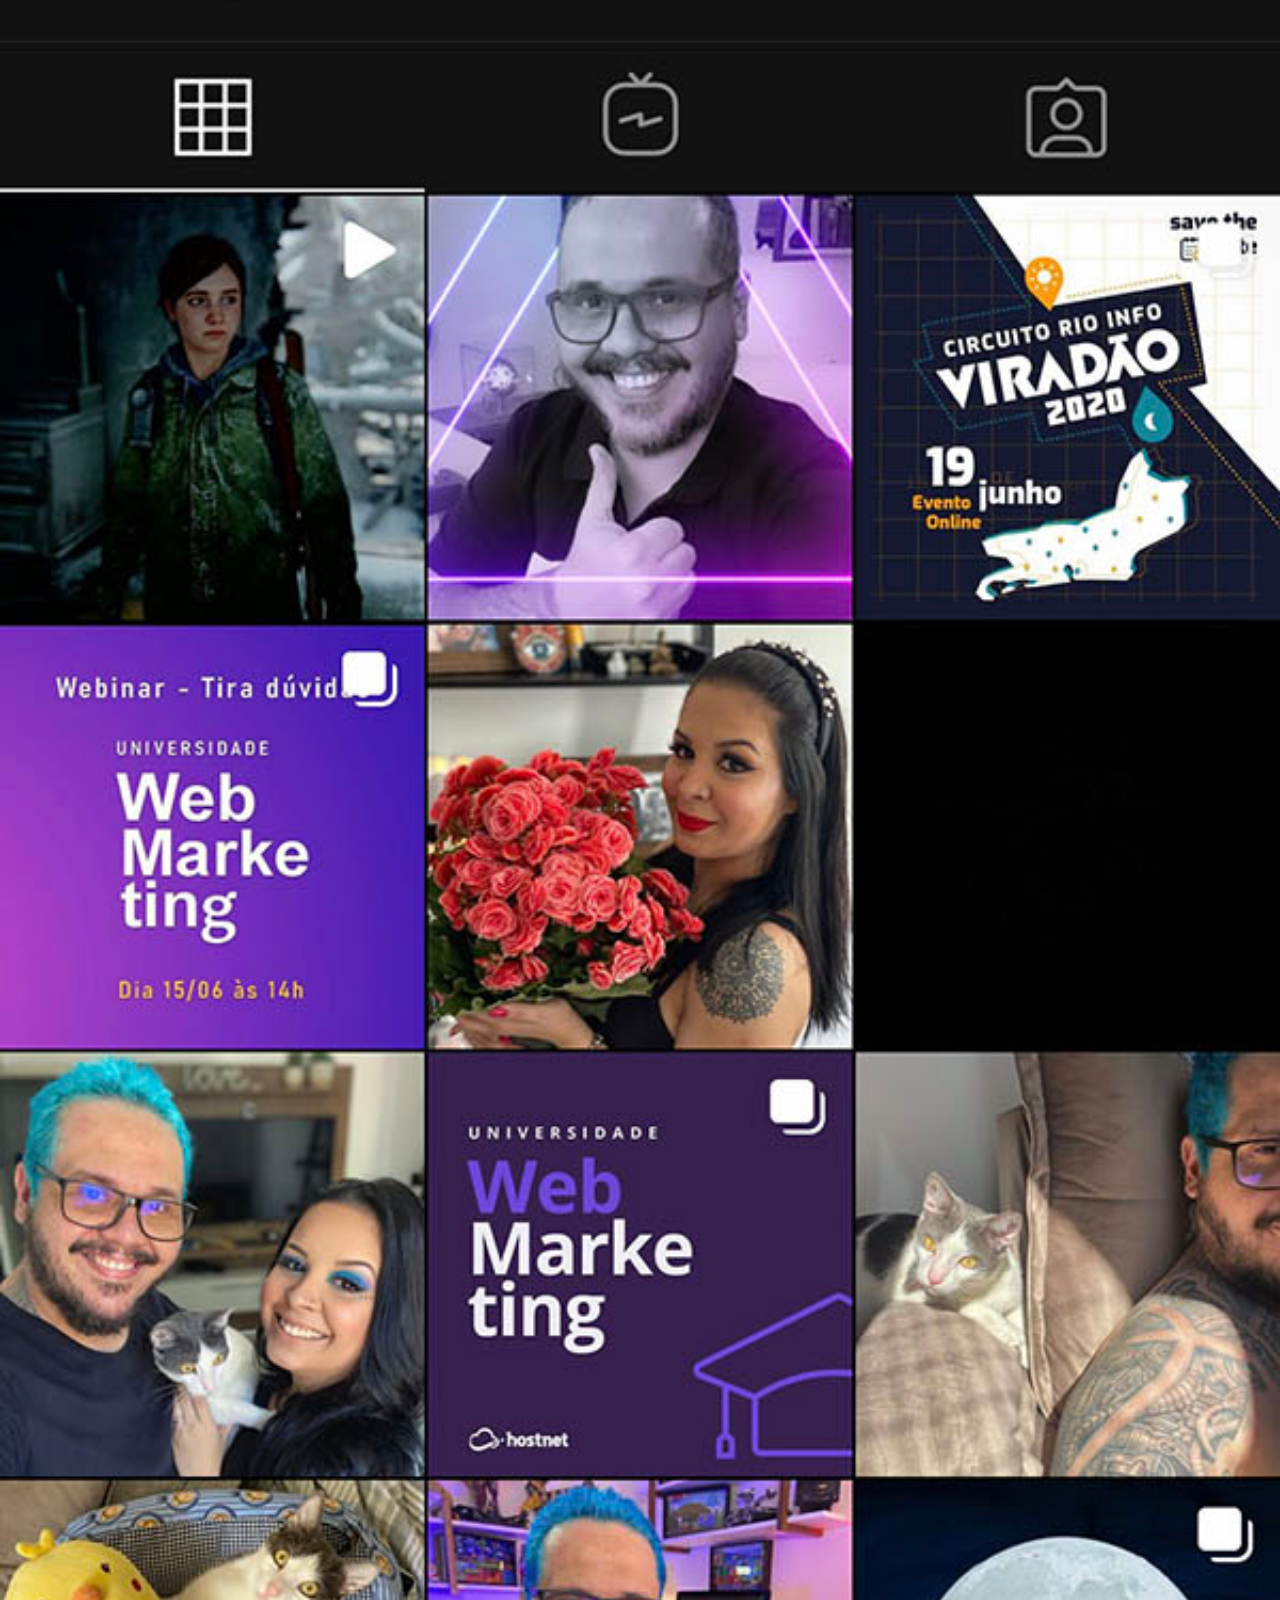
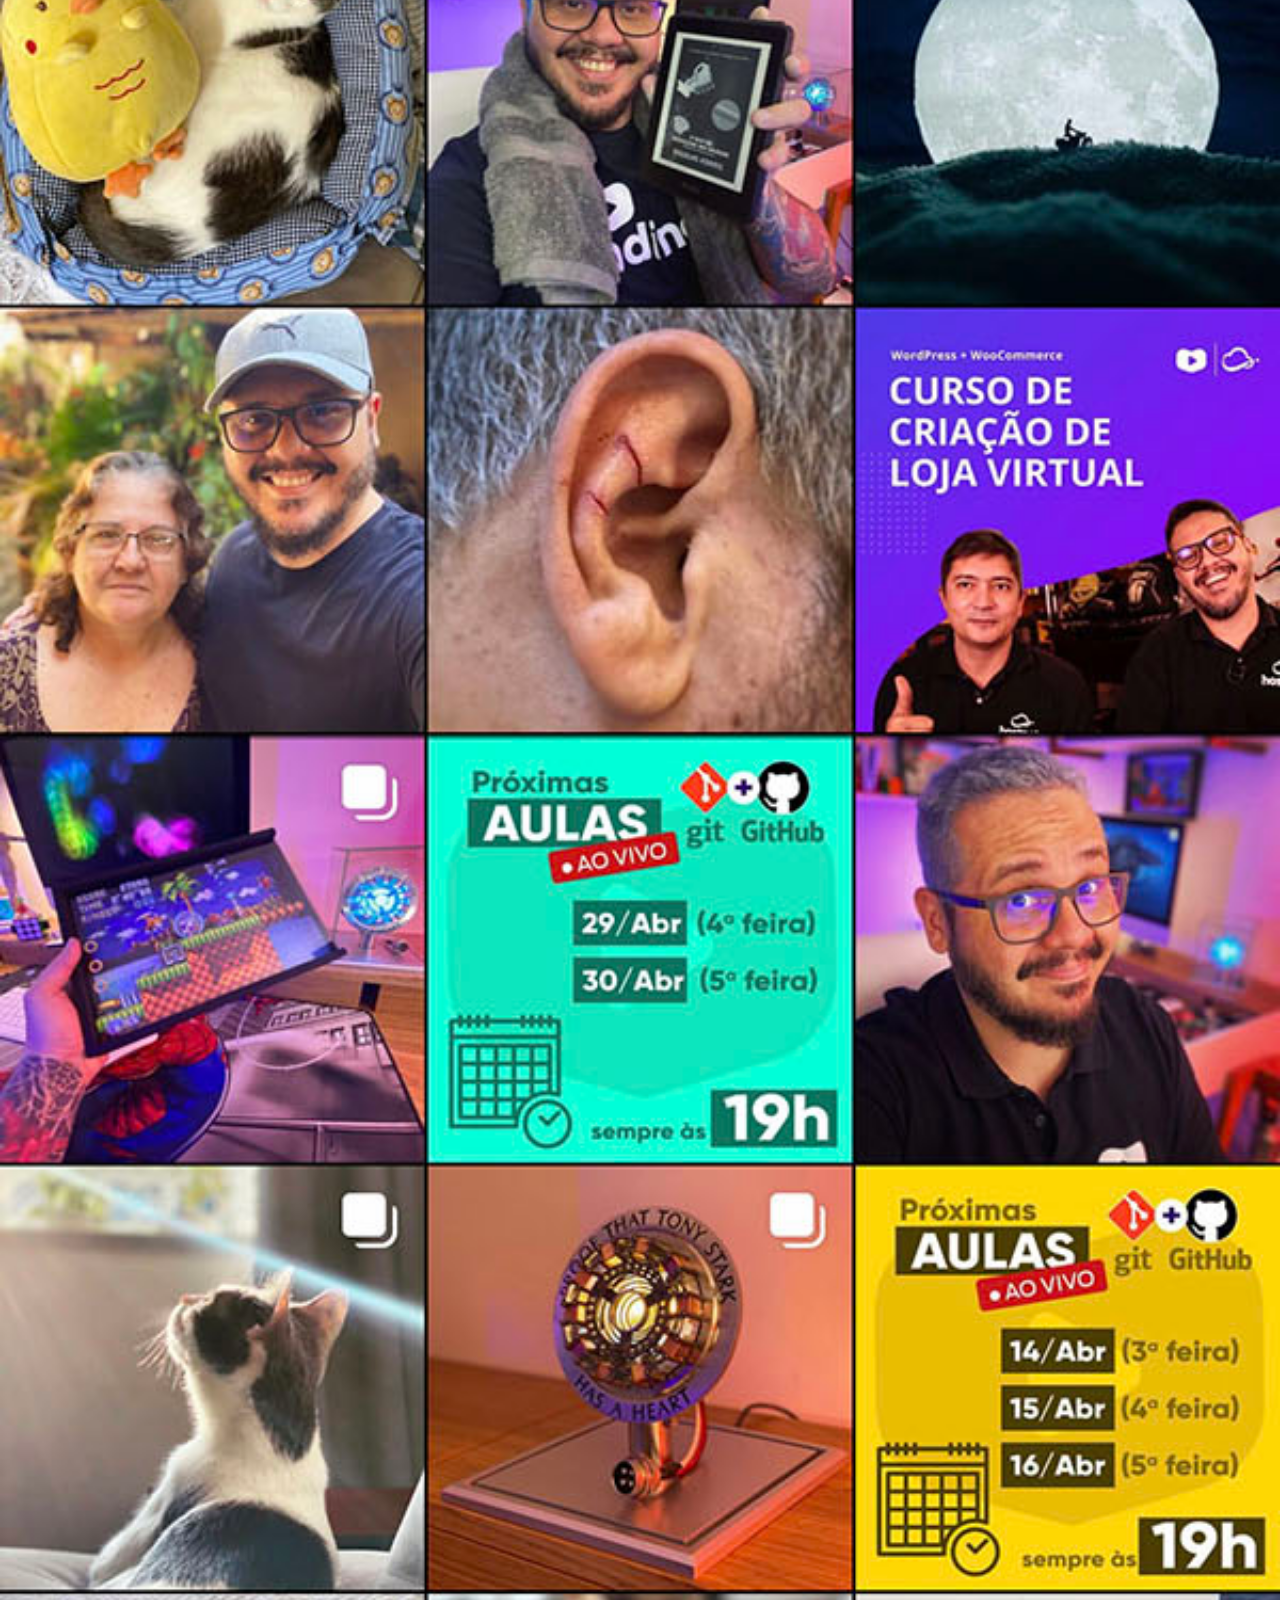
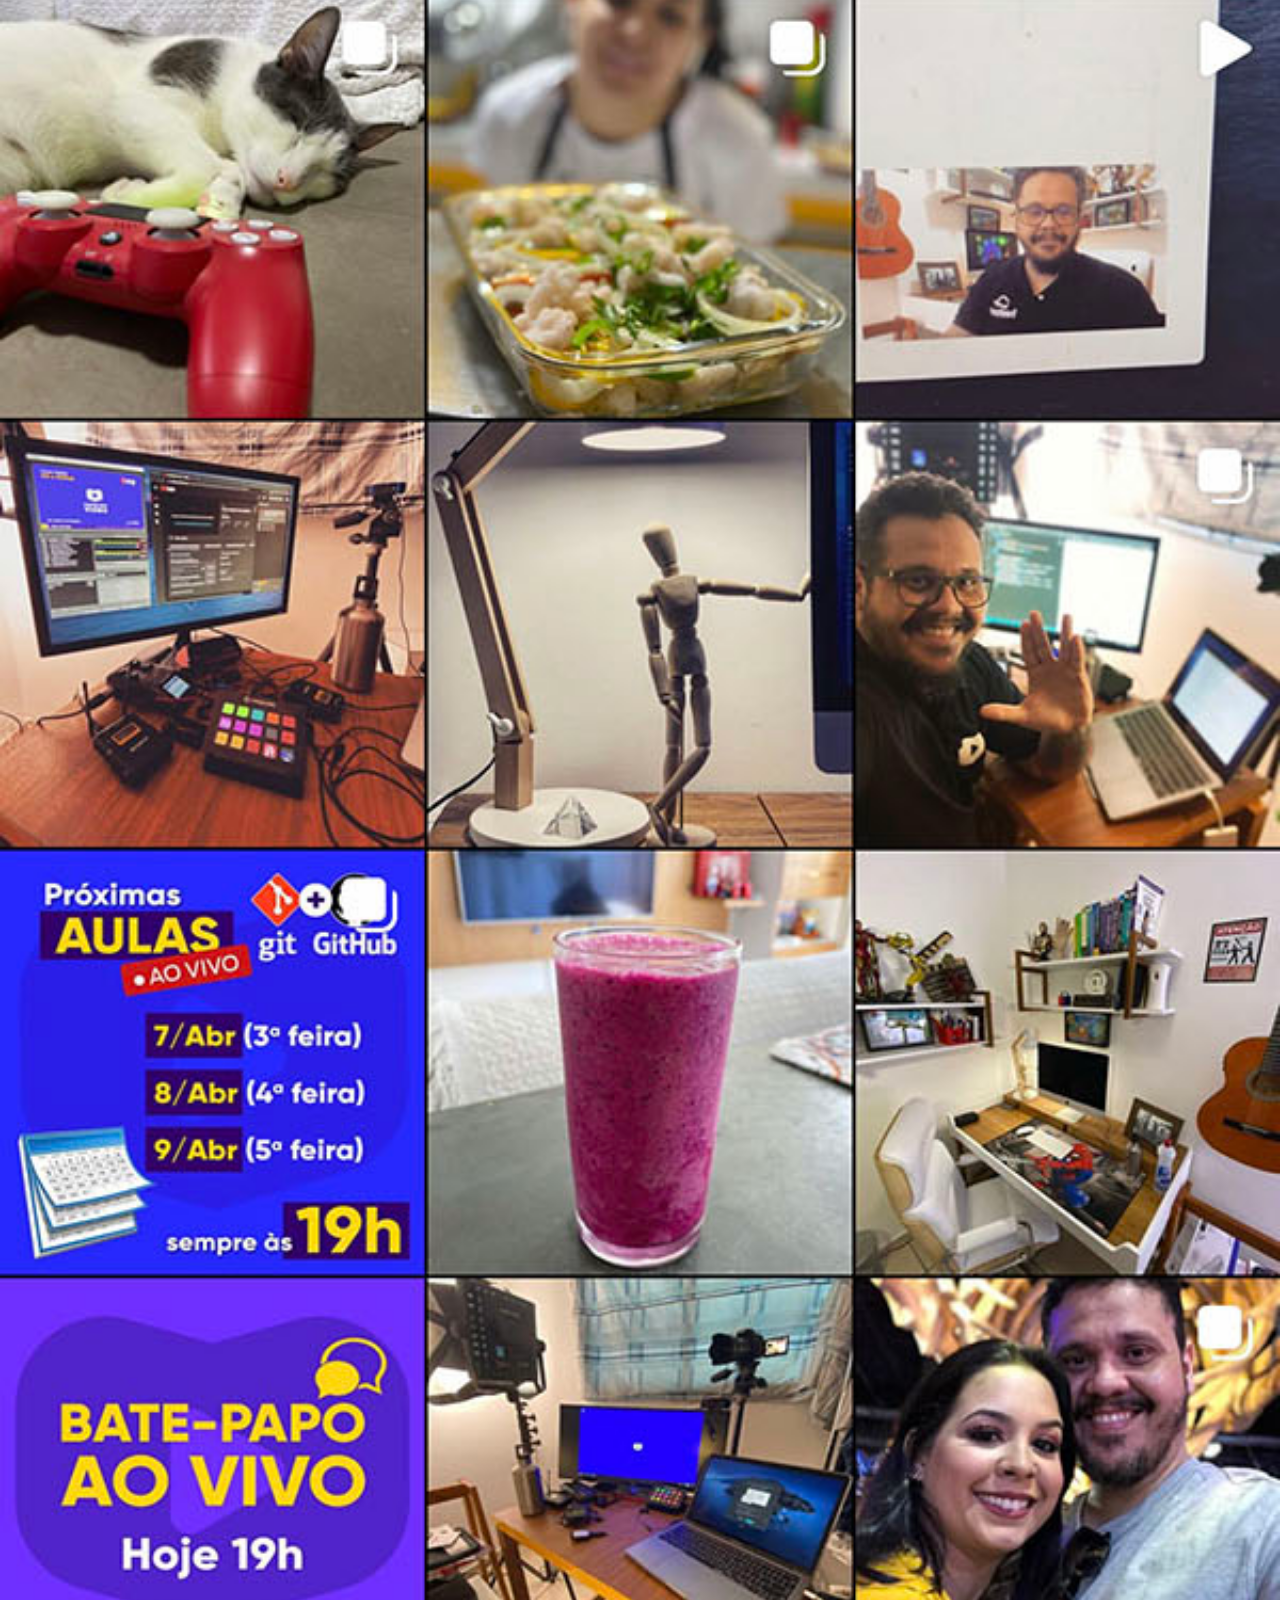
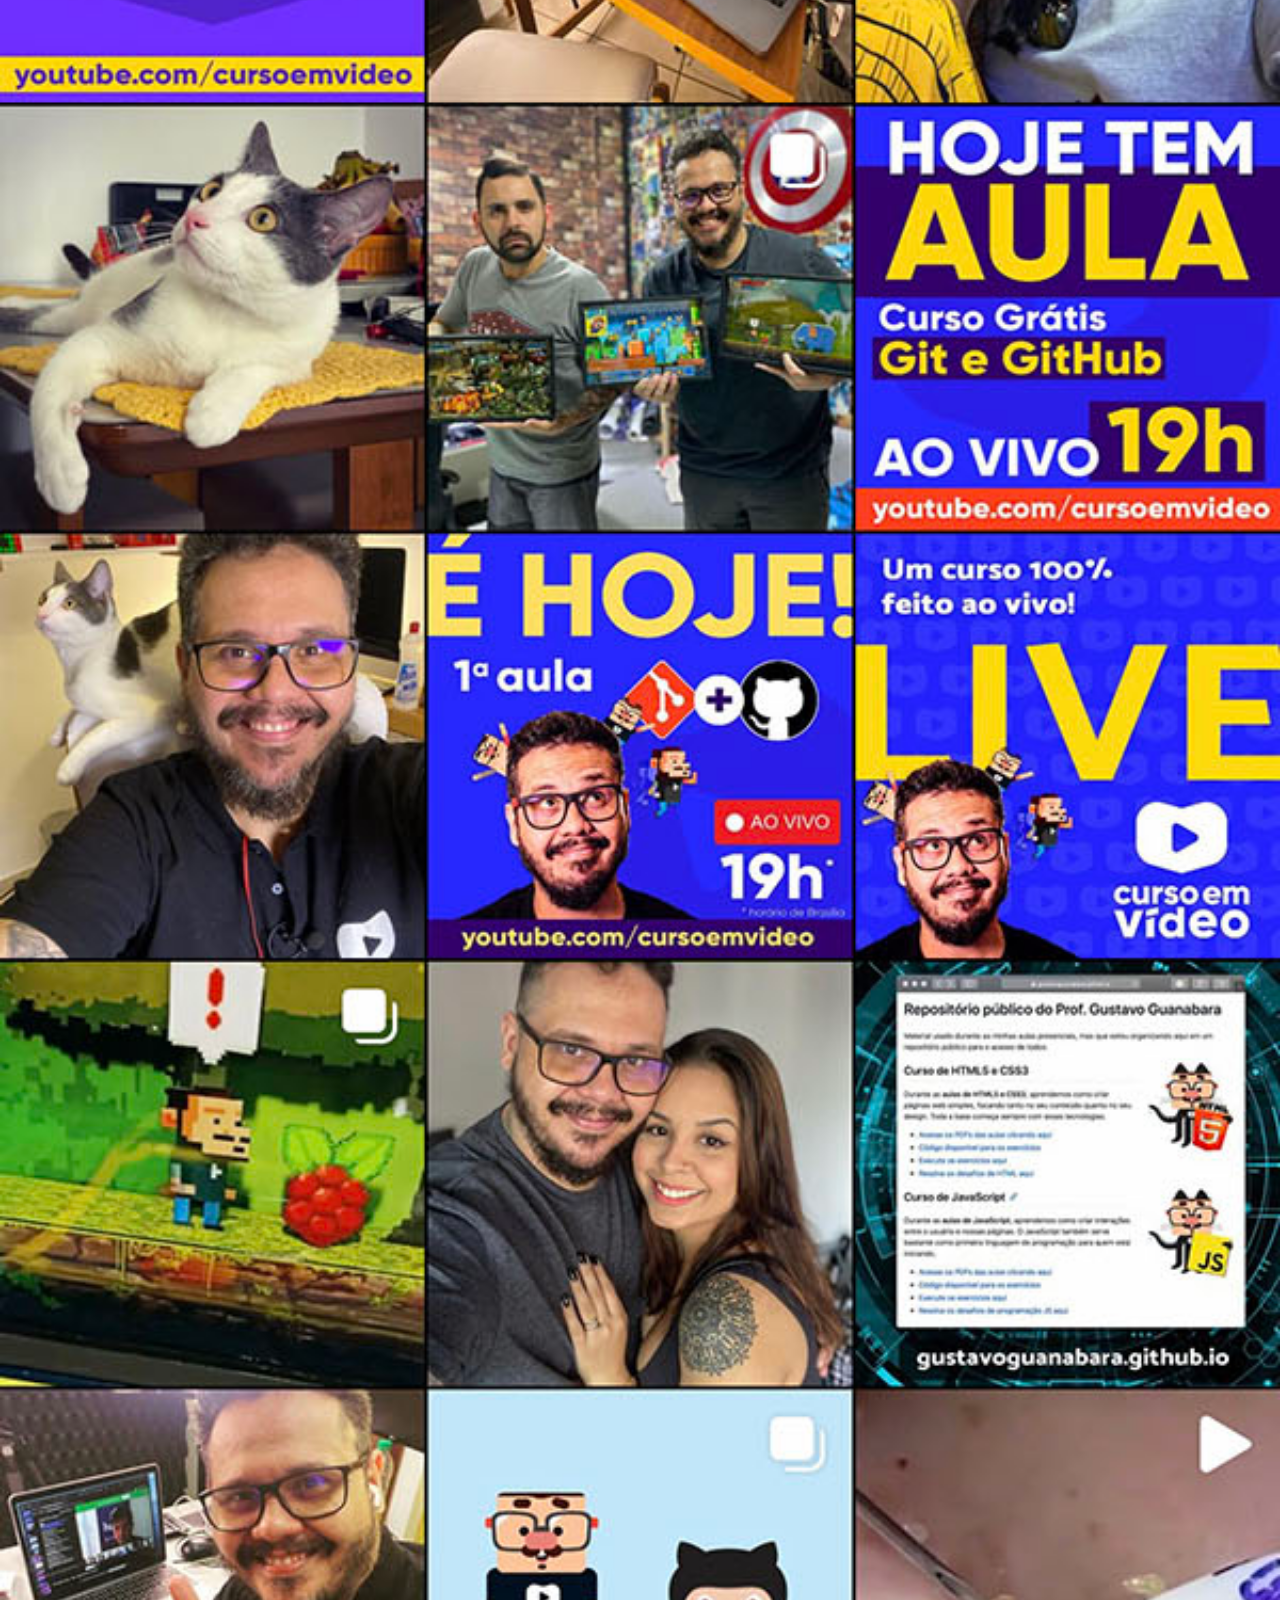
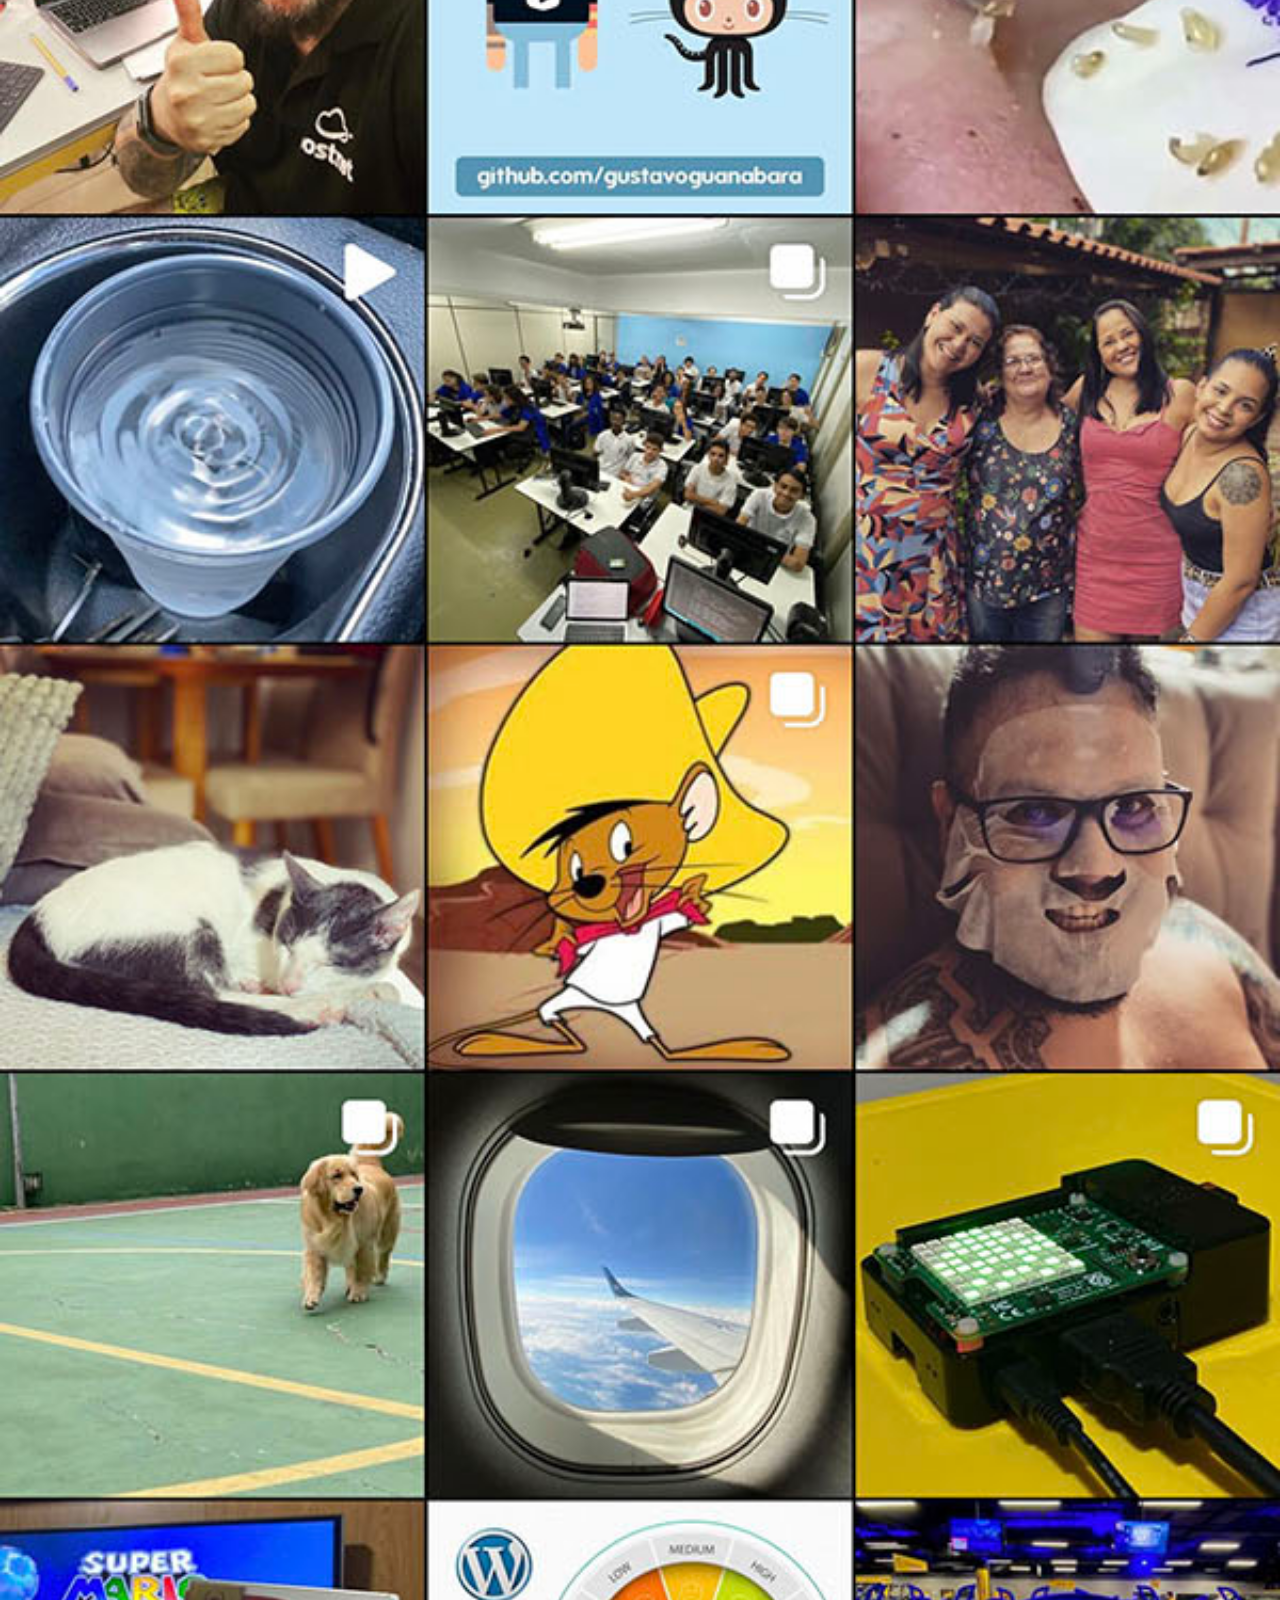
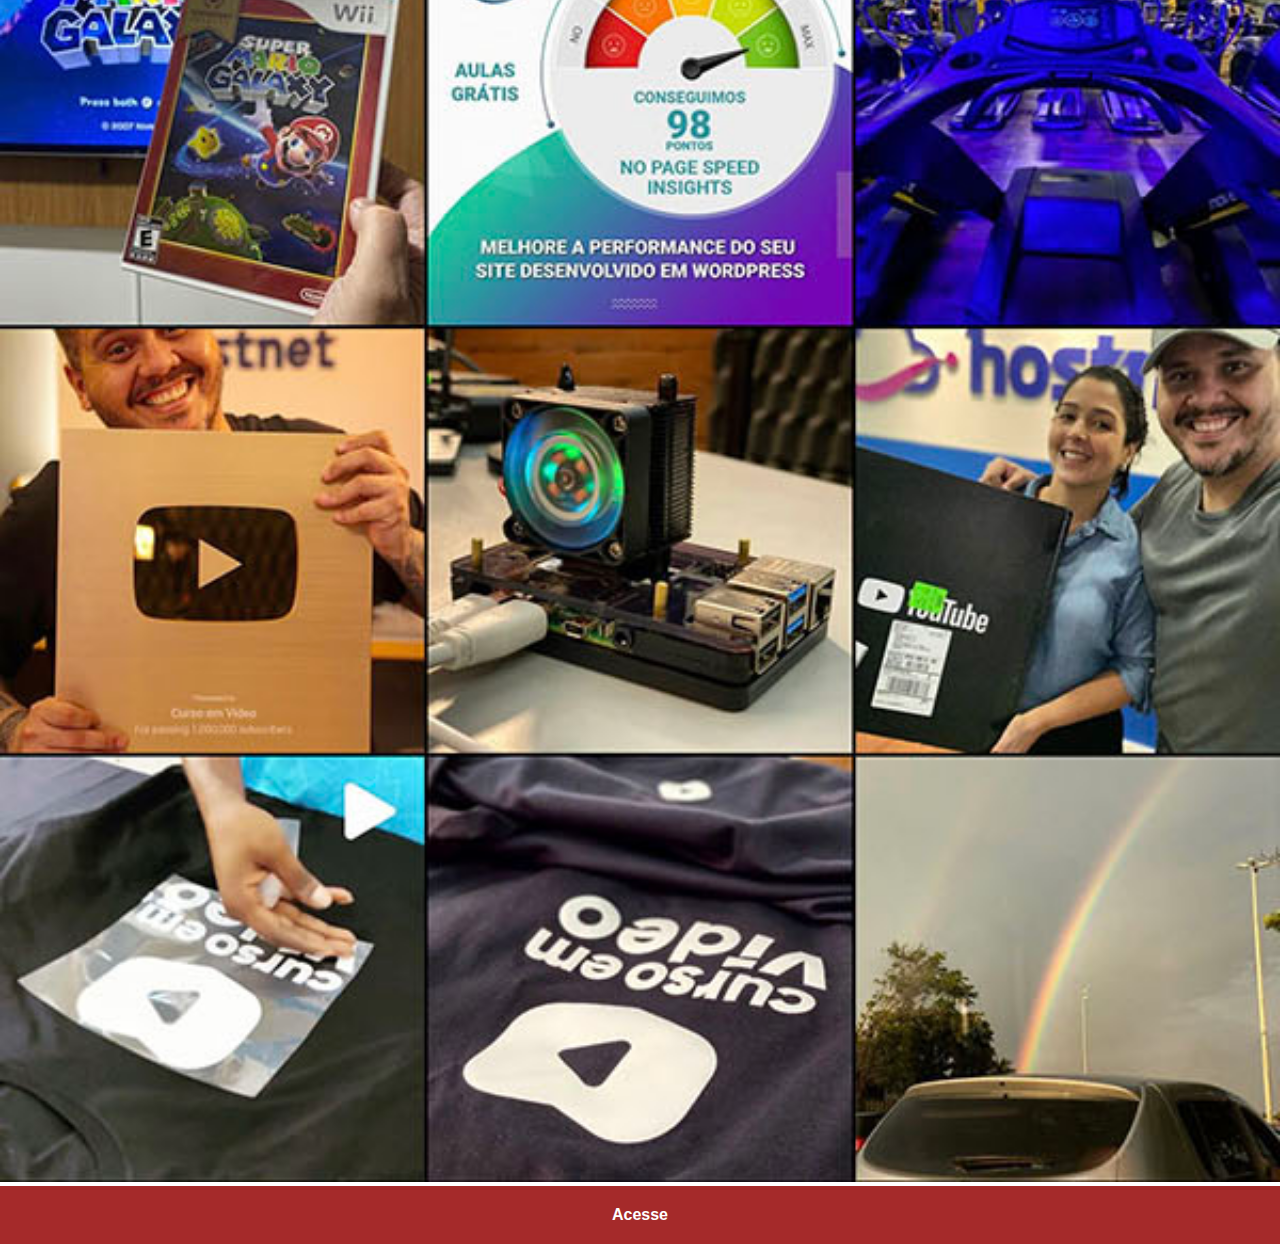
<file: instagram.html>
<!DOCTYPE html>
<html lang="pt-br">
<head>
    <meta charset="UTF-8">
    <meta http-equiv="X-UA-Compatible" content="IE=edge">
    <meta name="viewport" content="width=device-width, initial-scale=1.0">
    <link rel="stylesheet" href="estilos/social.css">
    <title>Instagram</title>
</head>
<body>
    <img src="imagens/tela-instagram.jpg" alt="instagram">
    <a href="https://www.instagram.com/gustavoguanabara/" target="_blank">Acesse</a>
</body>
</html>
</file>
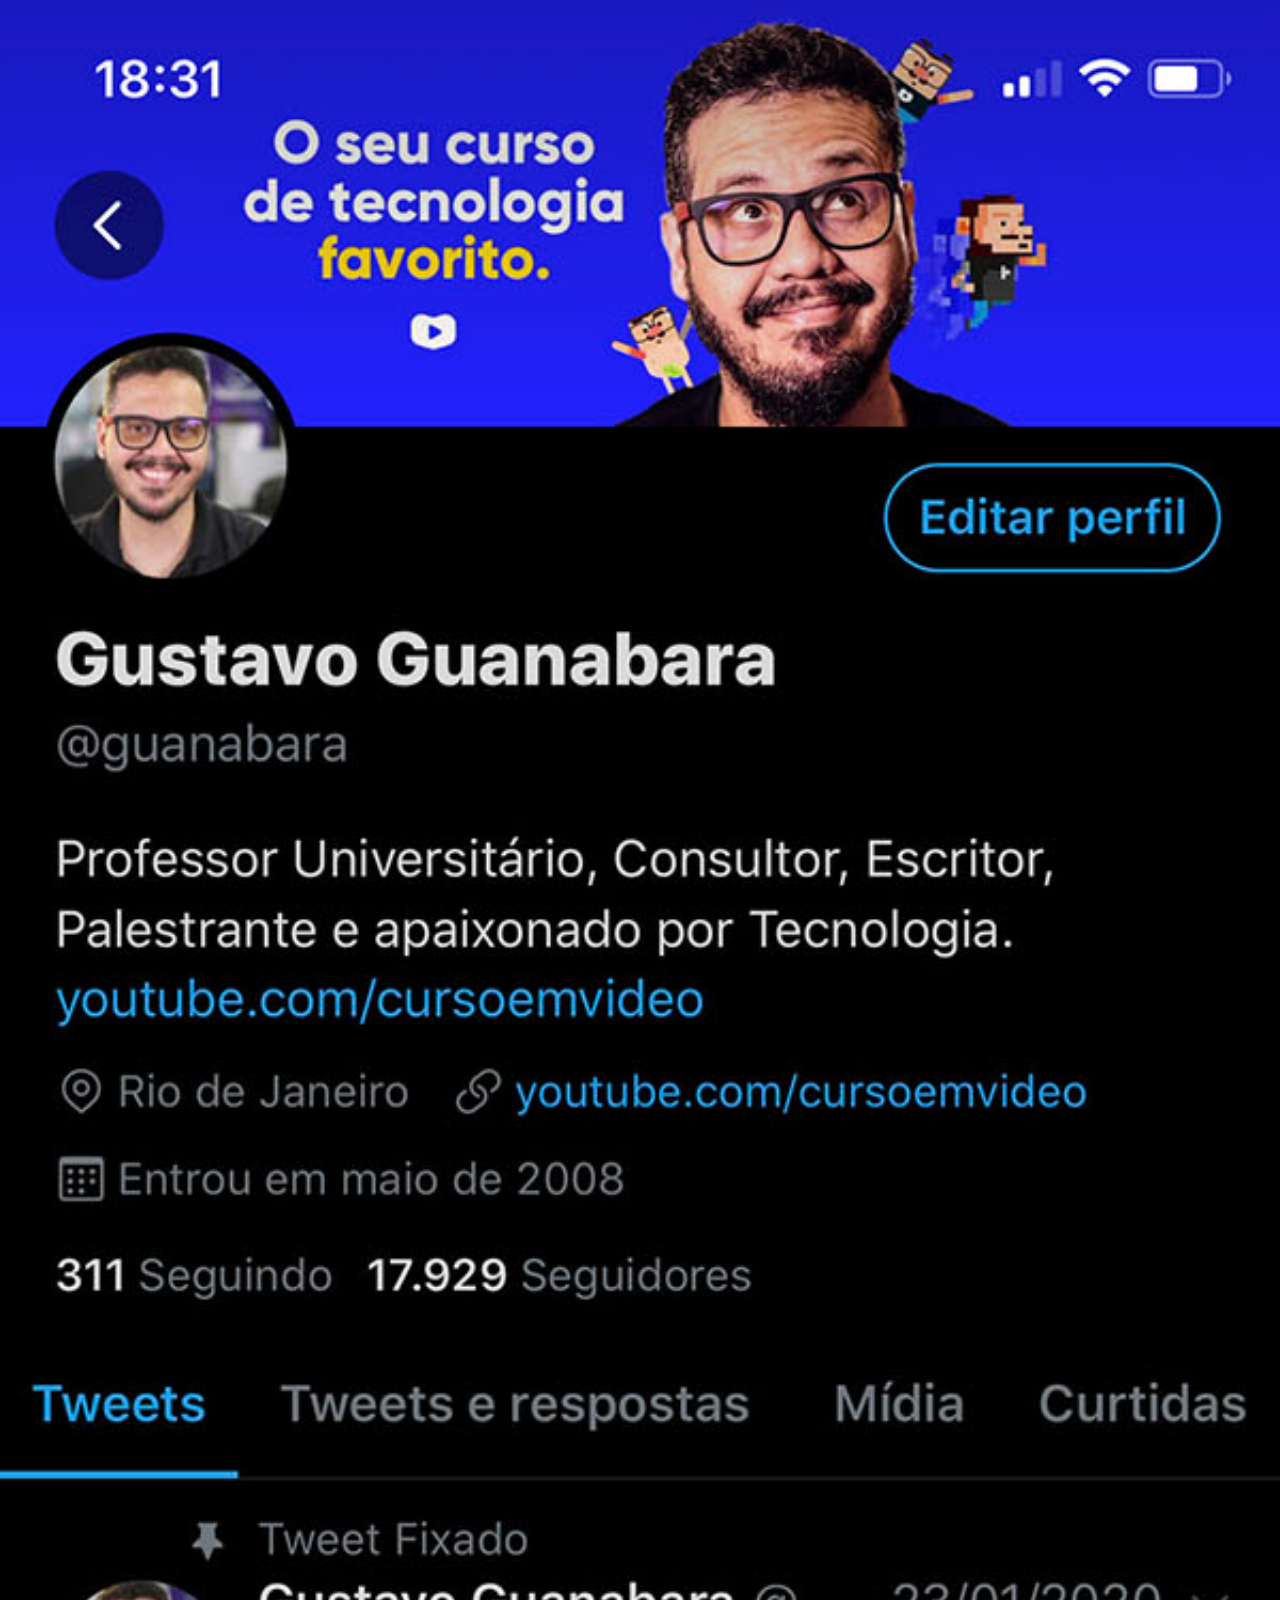
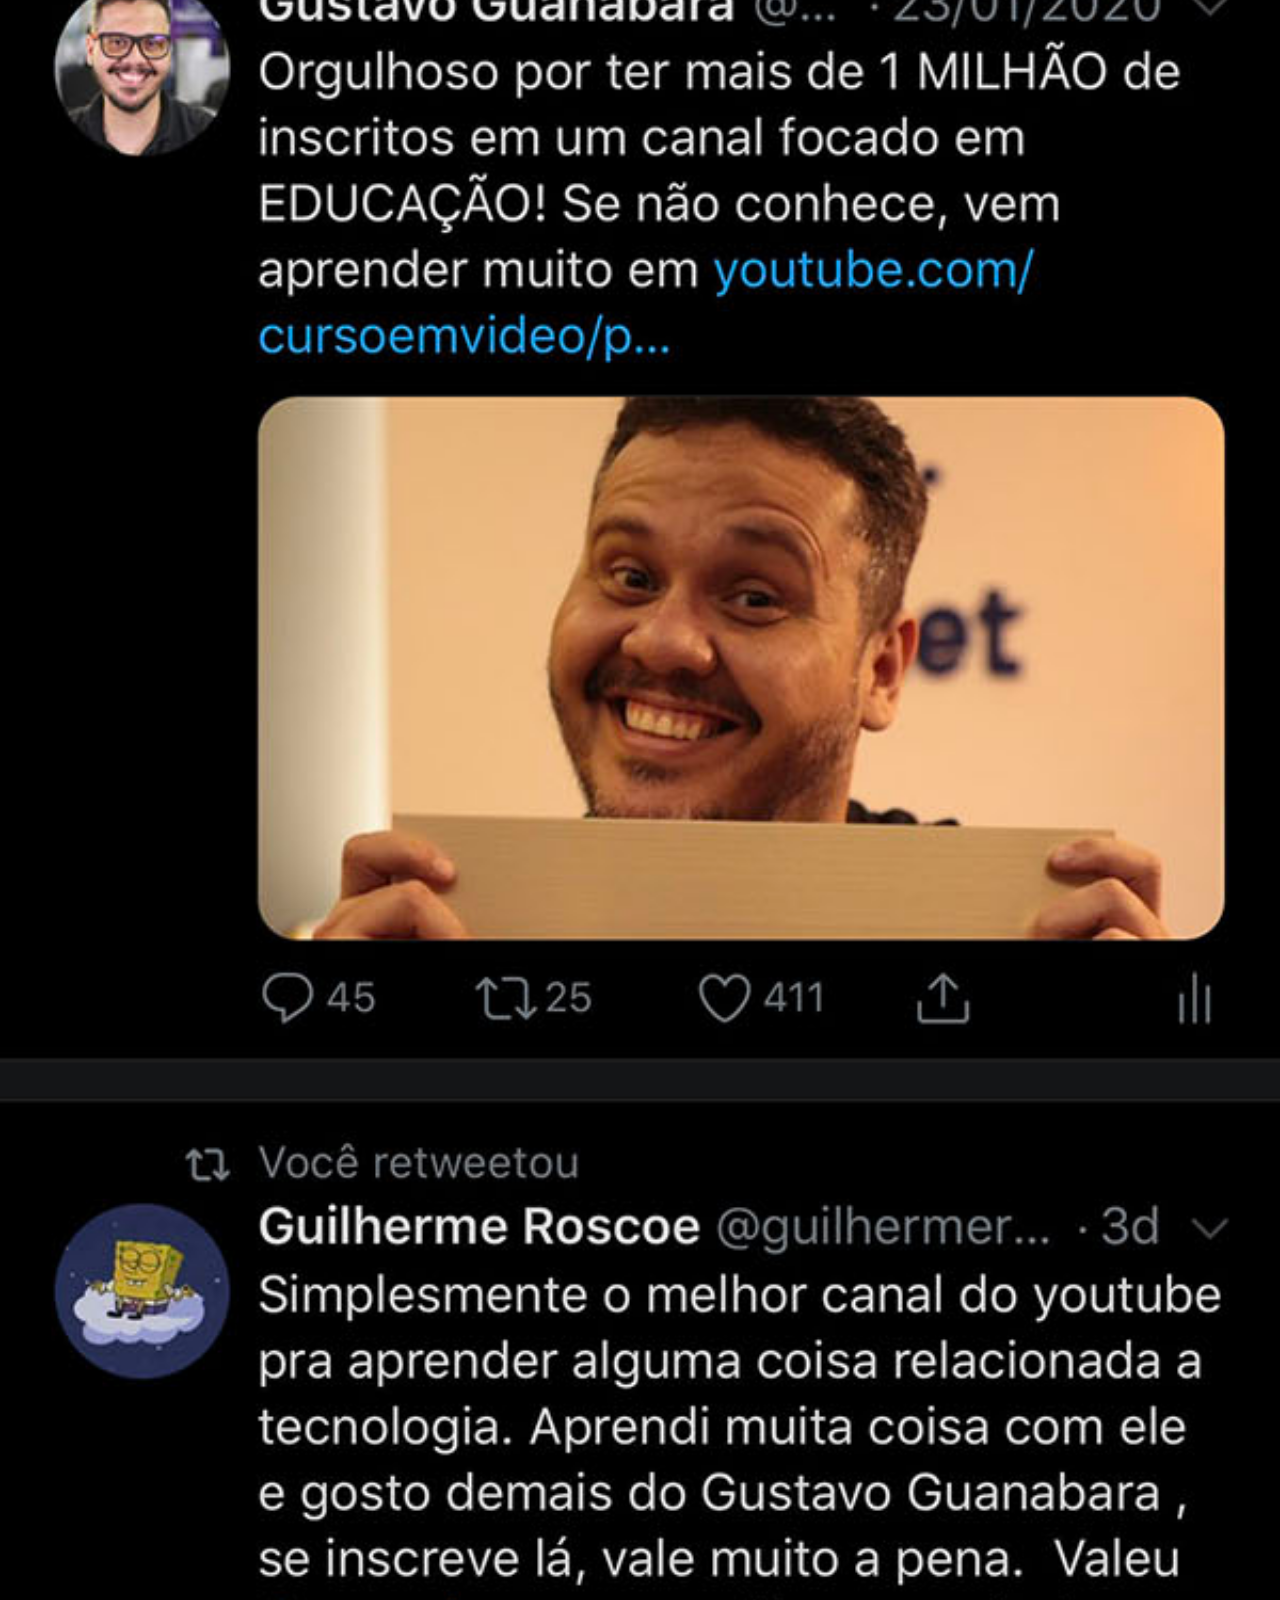
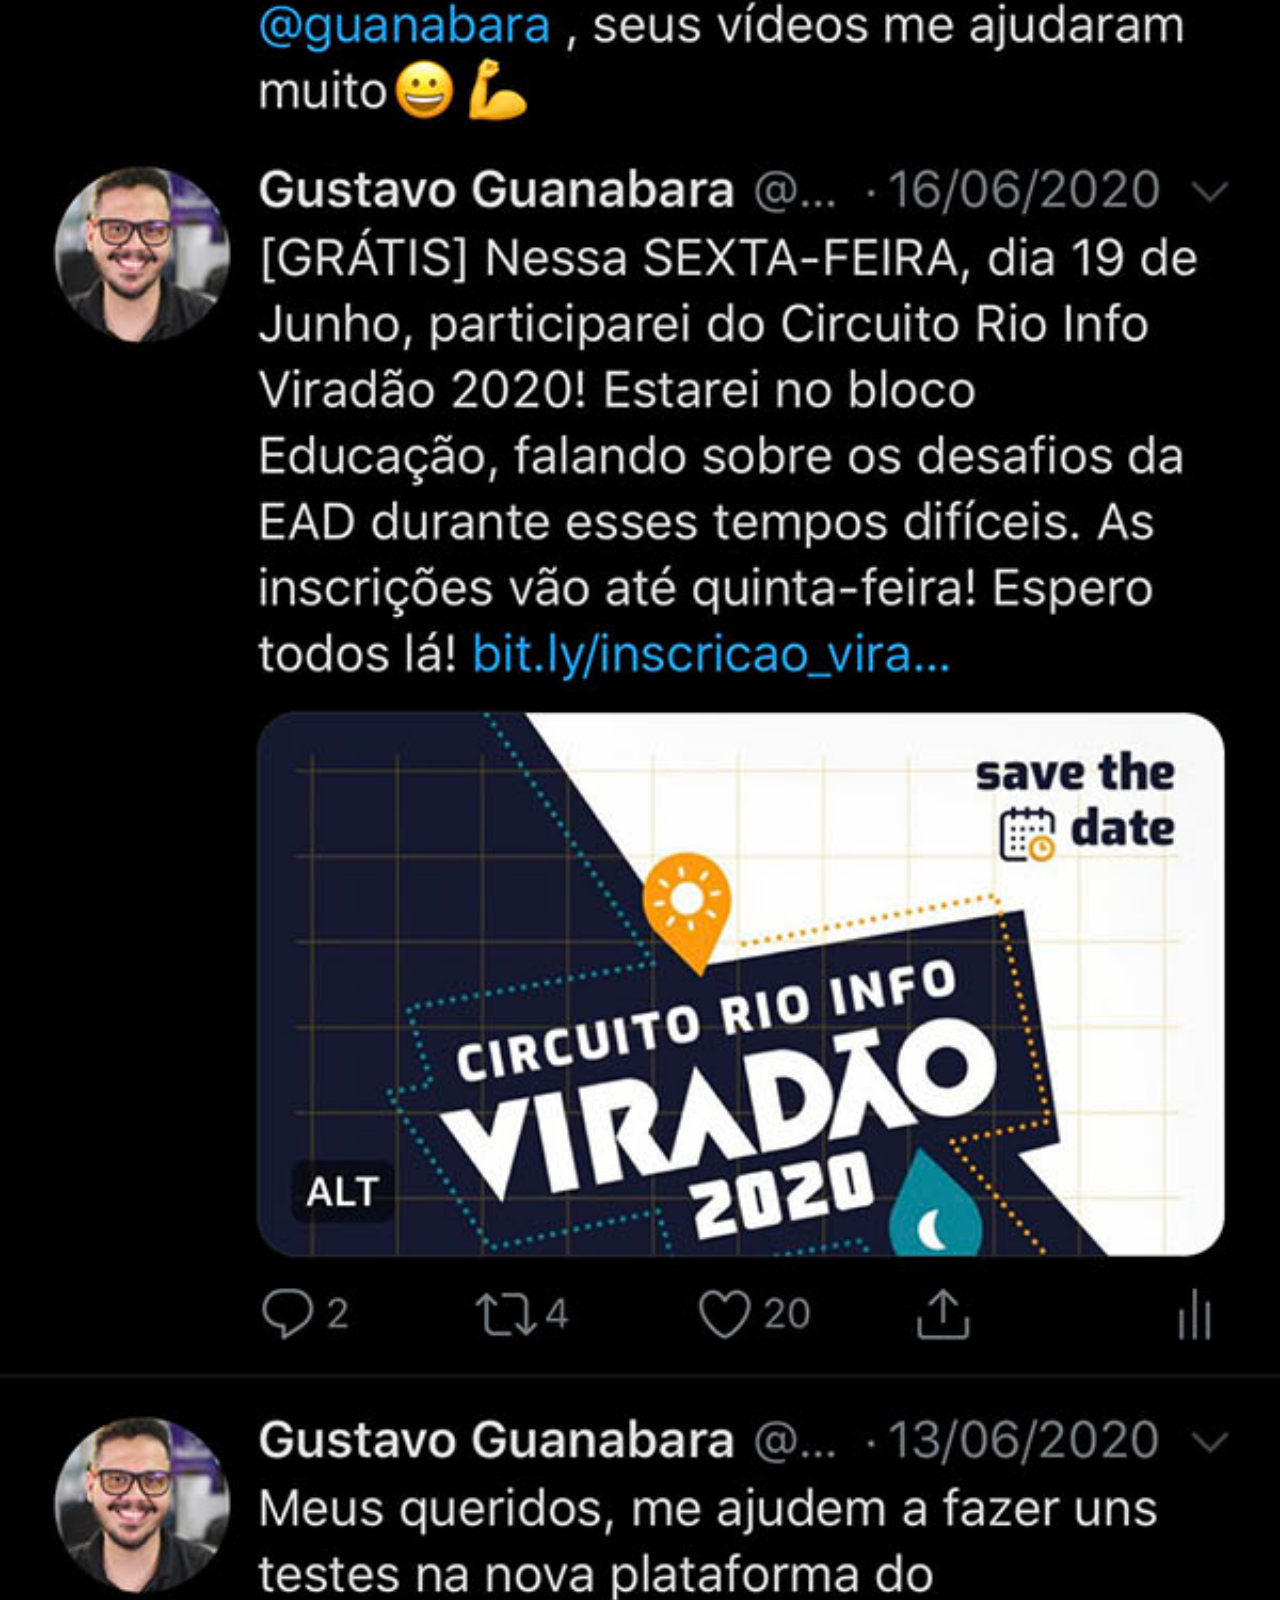
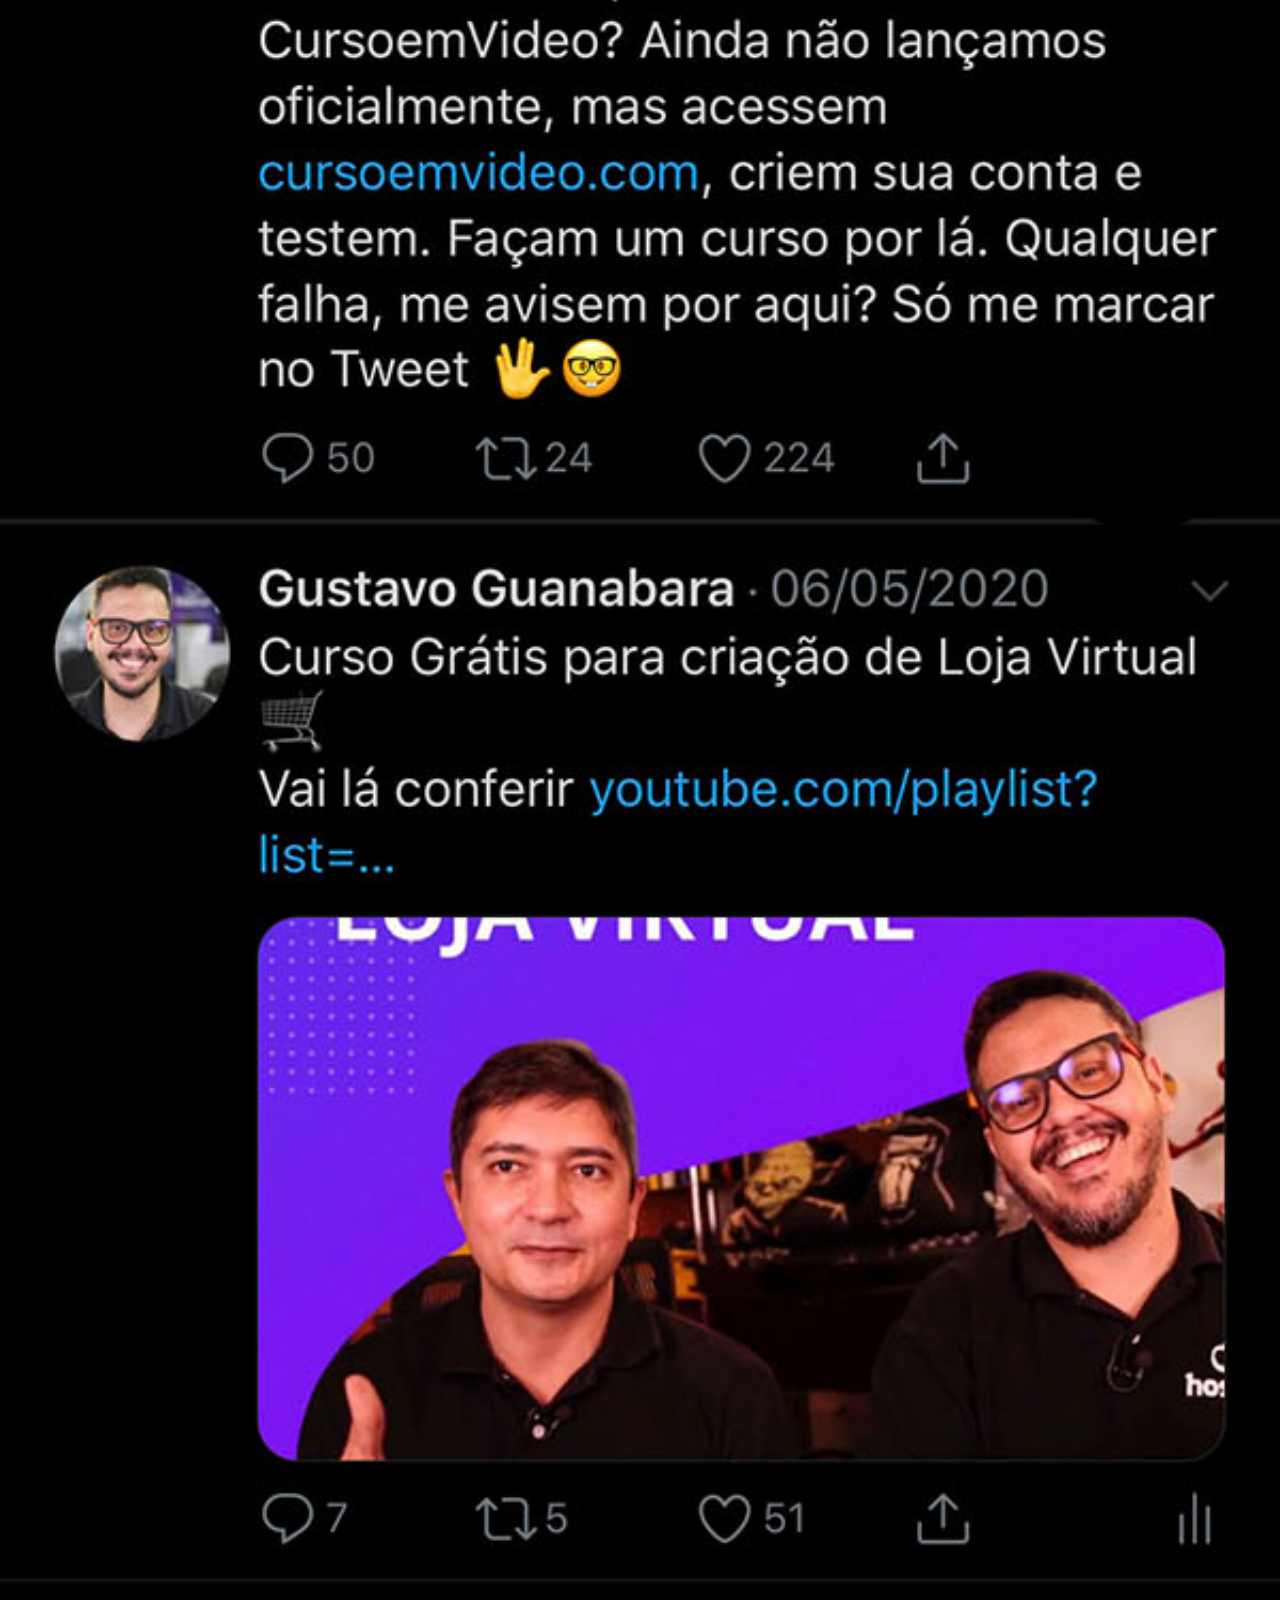
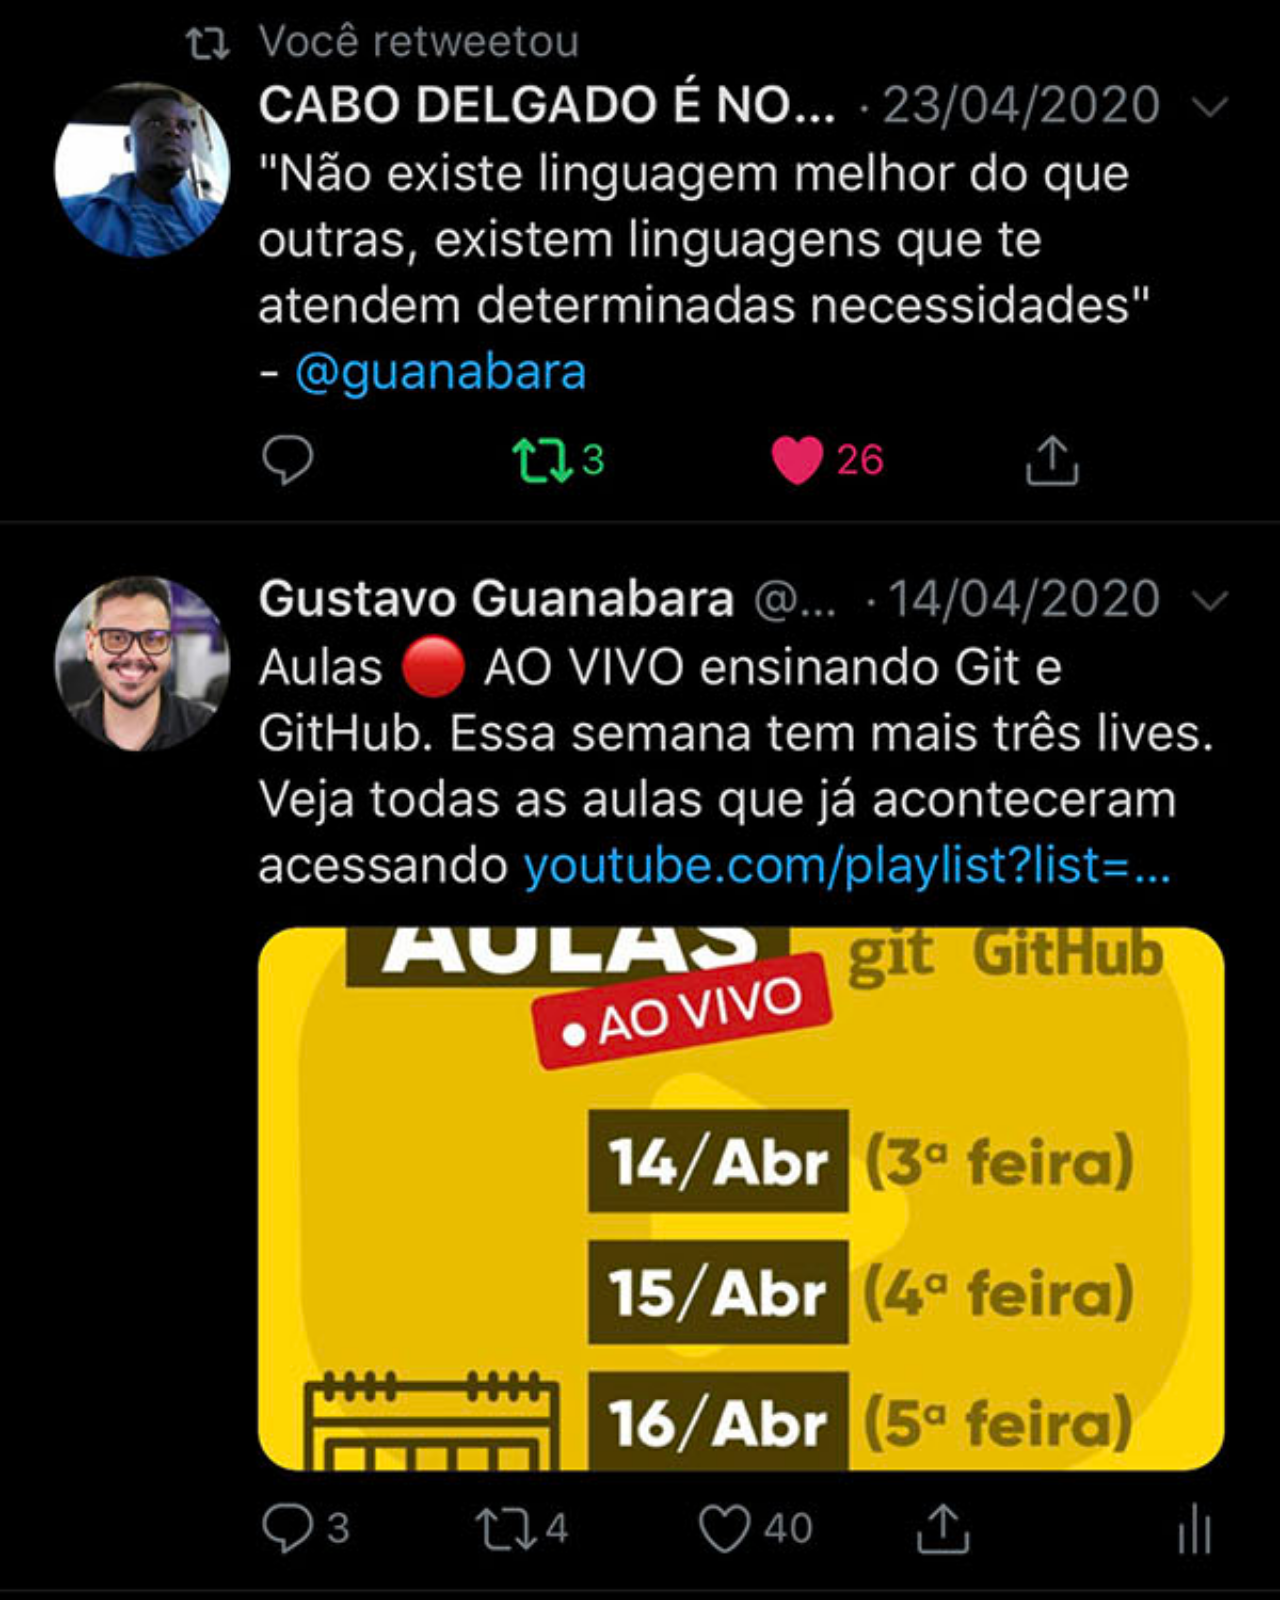
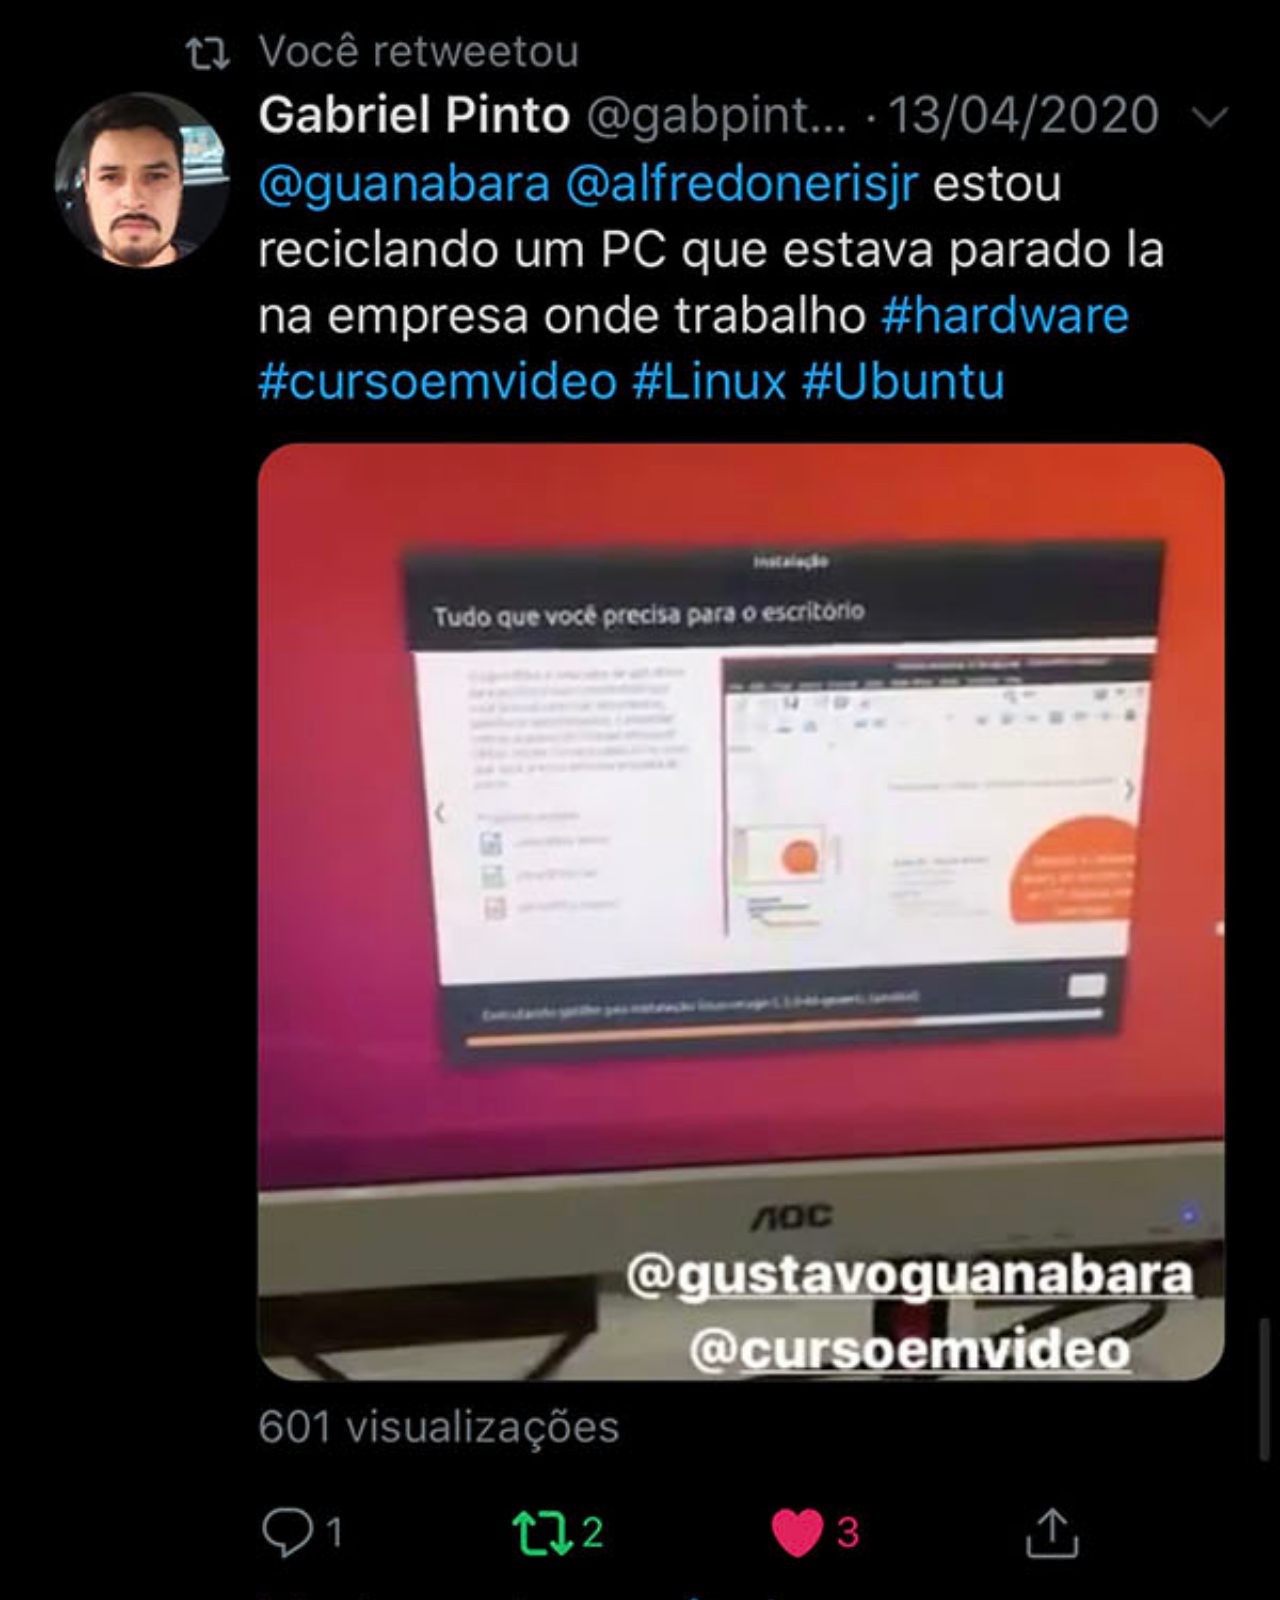
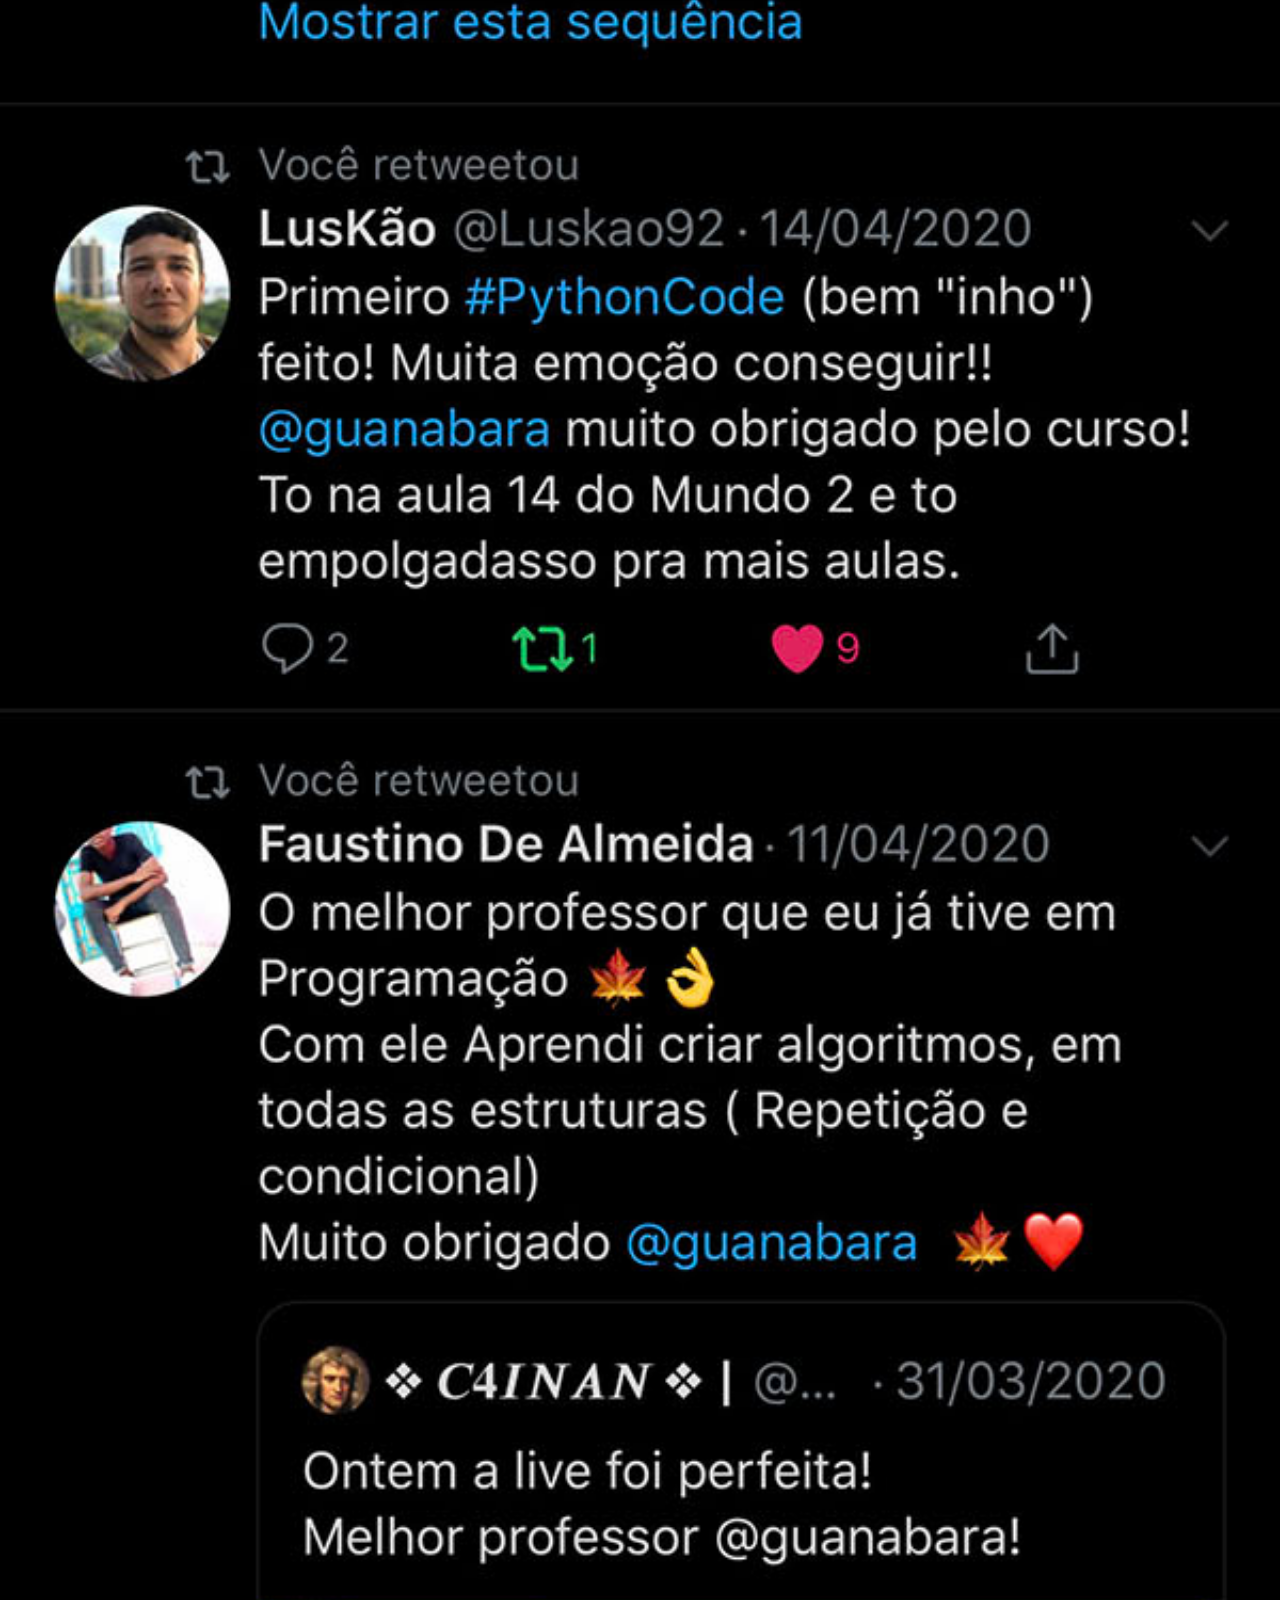
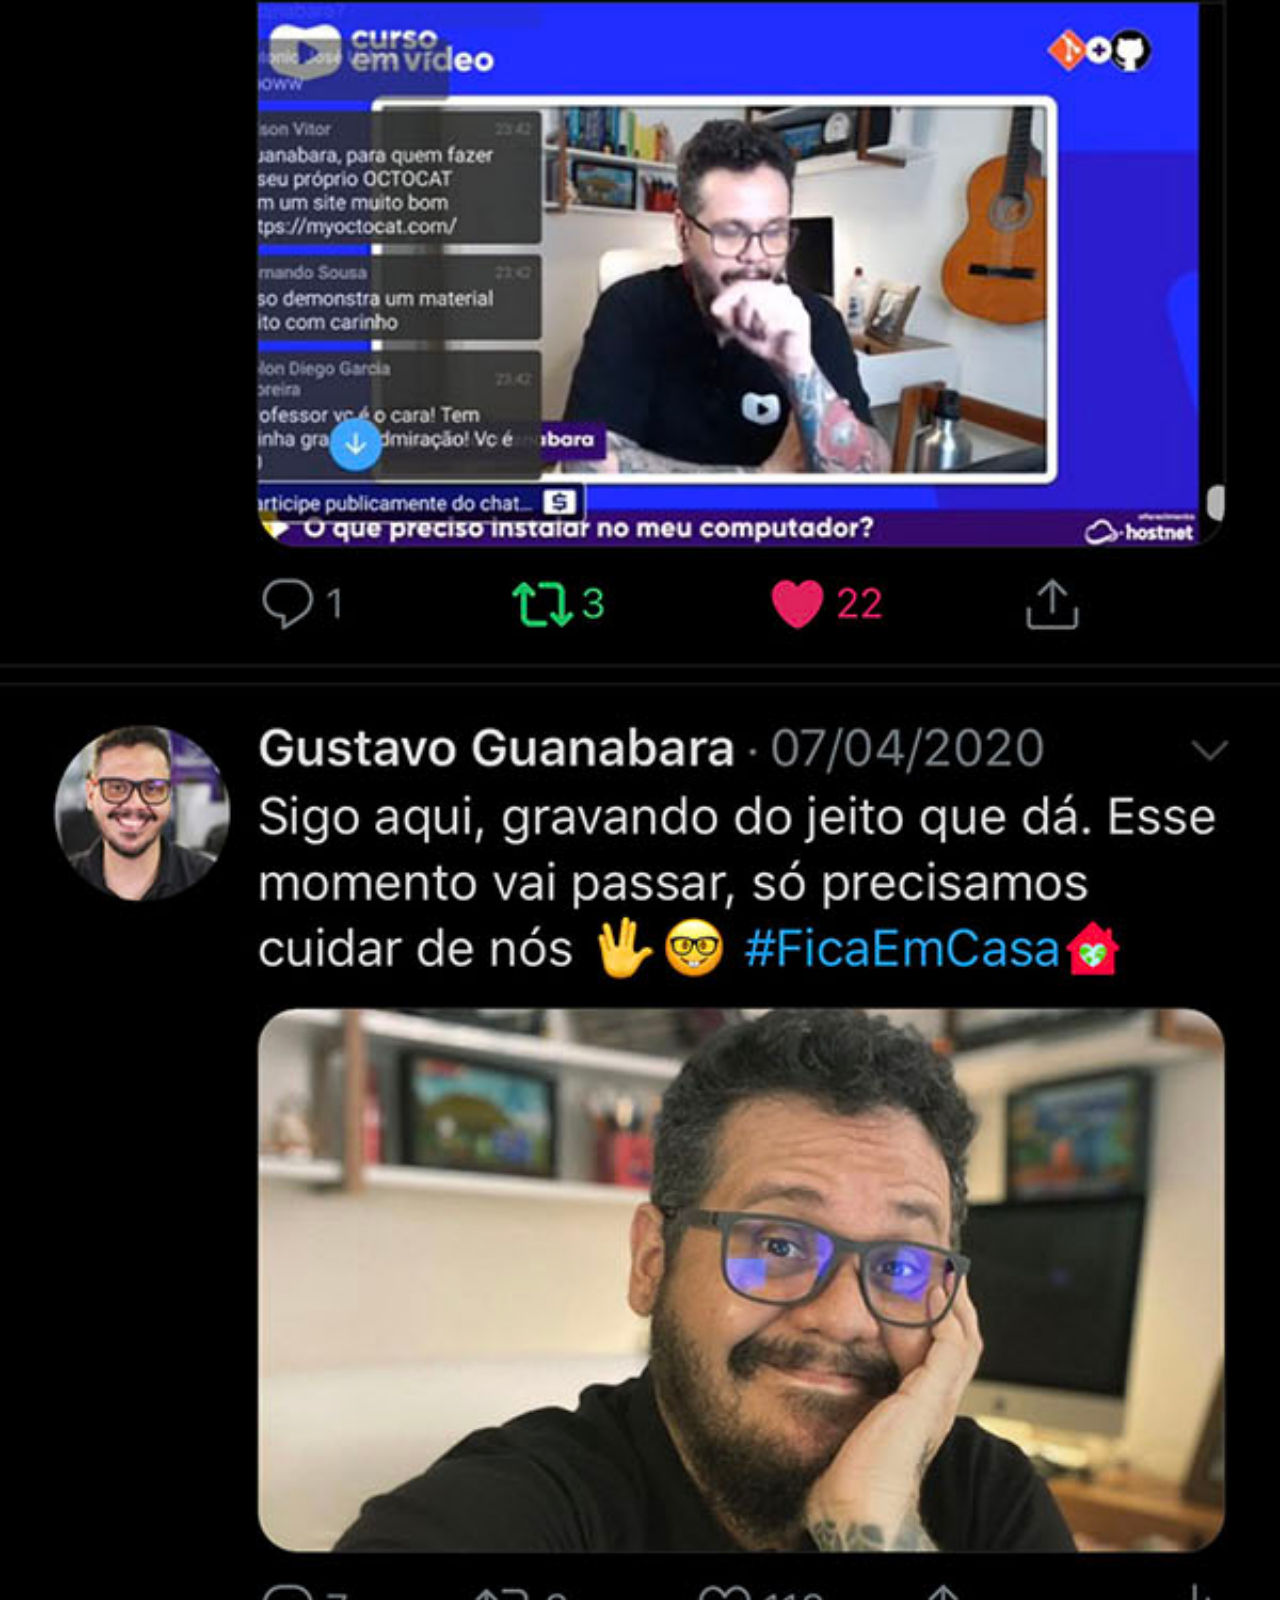
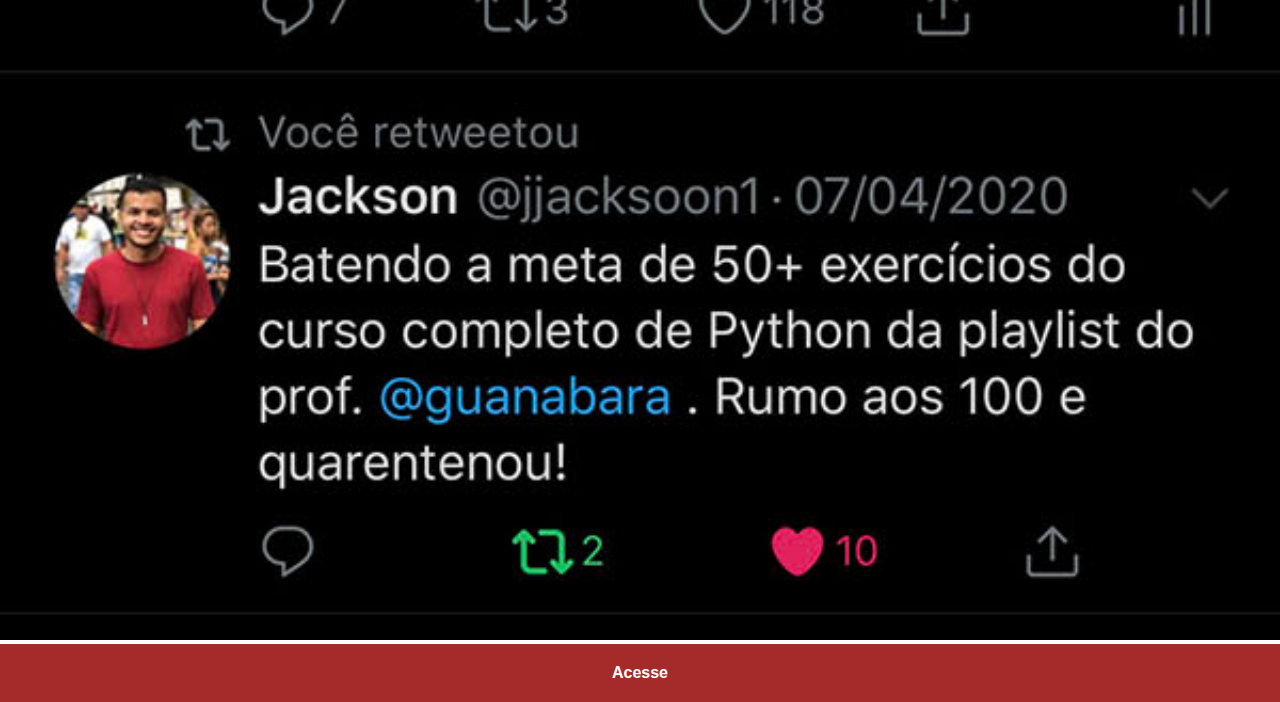
<file: twiter.html>
<!DOCTYPE html>
<html lang="pt-br">
<head>
    <meta charset="UTF-8">
    <meta http-equiv="X-UA-Compatible" content="IE=edge">
    <meta name="viewport" content="width=device-width, initial-scale=1.0">
    <link rel="stylesheet" href="estilos/social.css">
    <title>Twitter</title>
</head>
<body>
    <img src="imagens/tela-twitter.jpg" atl="twitter">
    <a href="https://twitter.com/guanabara?ref_src=twsrc%5Egoogle%7Ctwcamp%5Eserp%7Ctwgr%5Eauthor" target="_blank">Acesse</a>
</body>
</html>
</file>
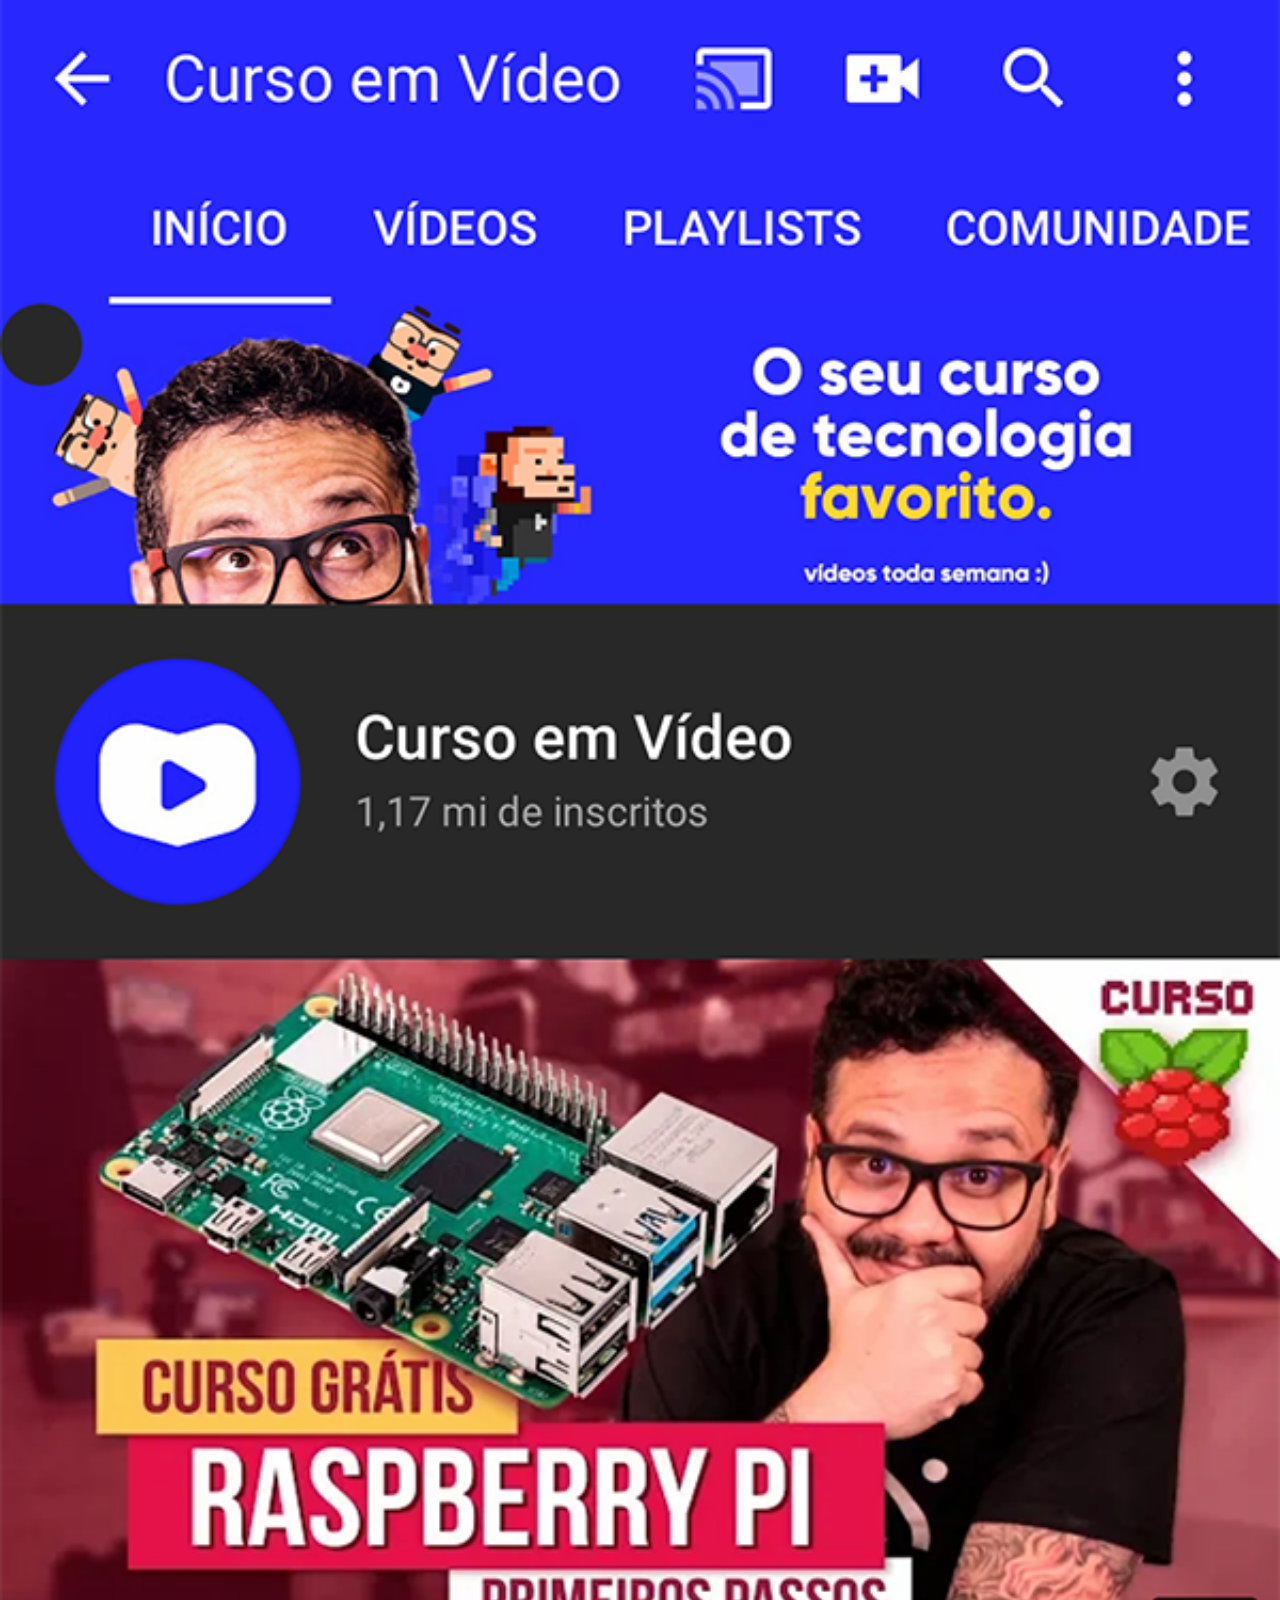
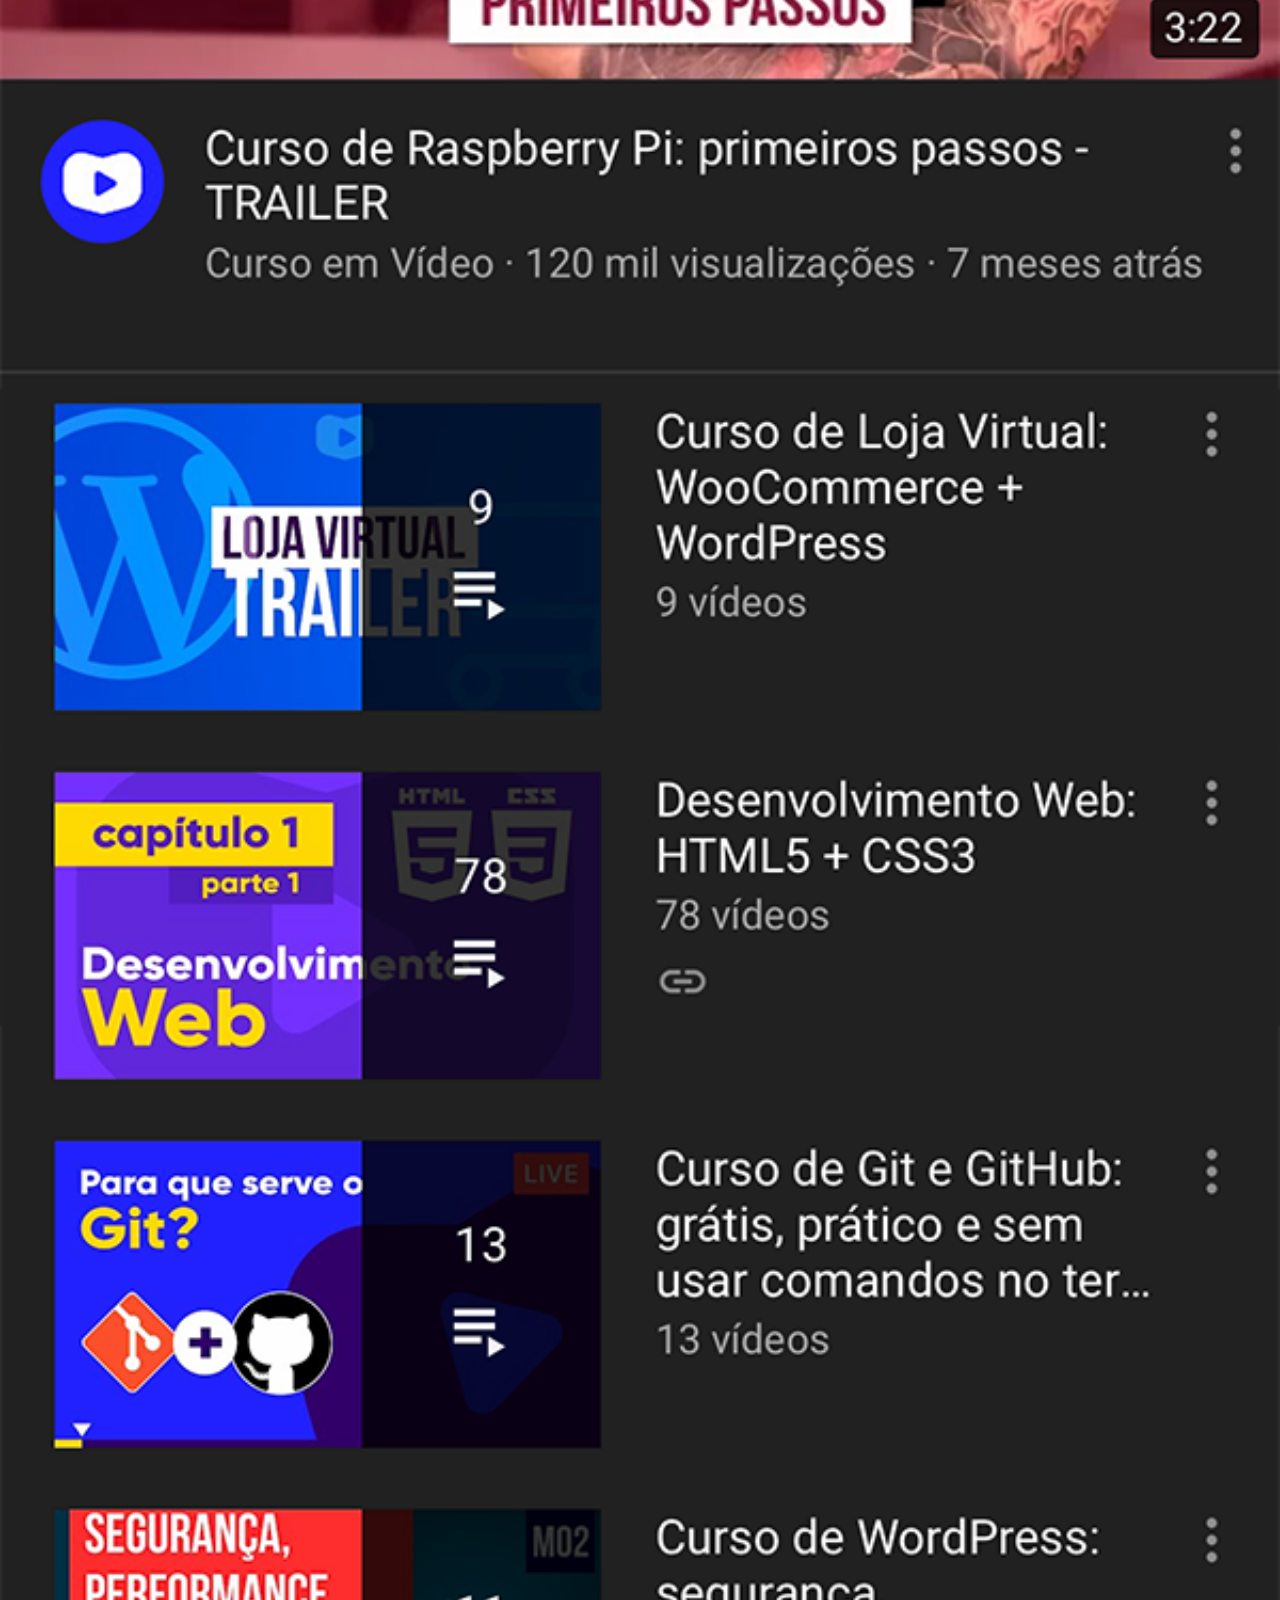
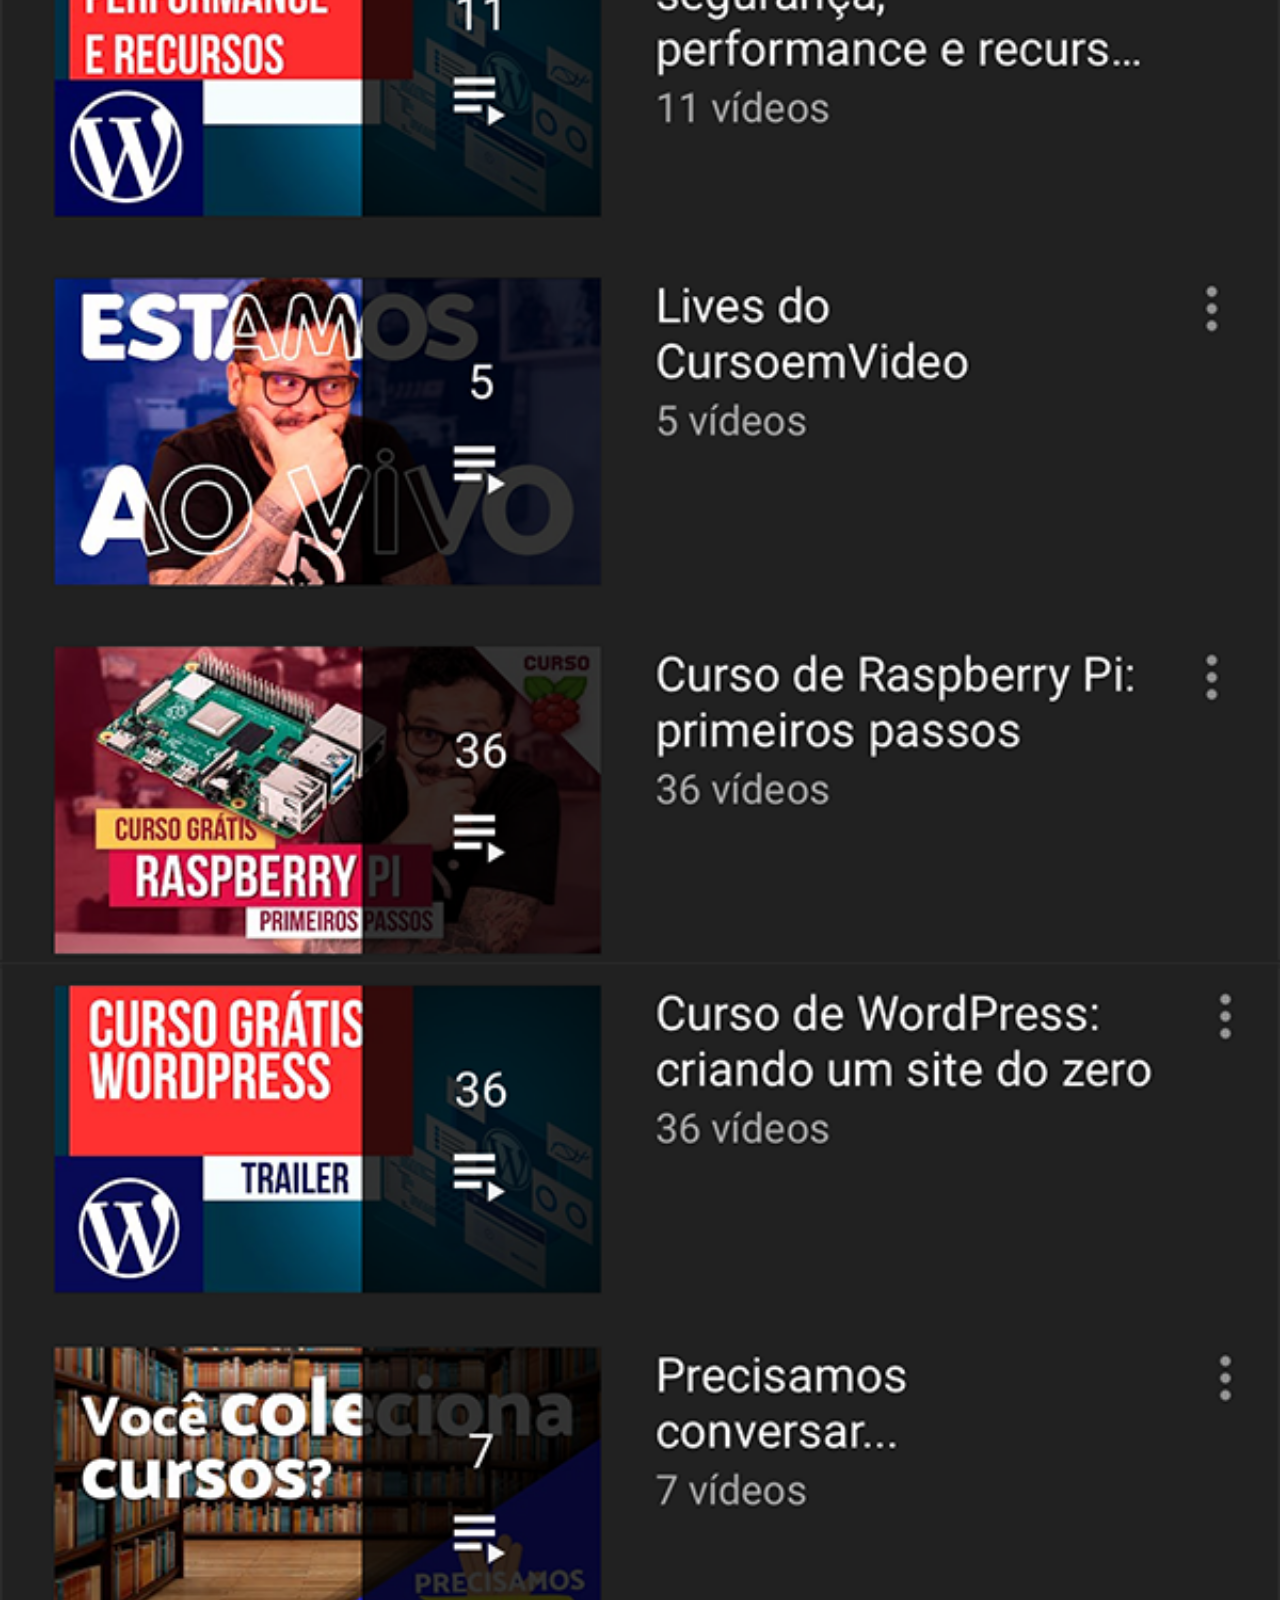
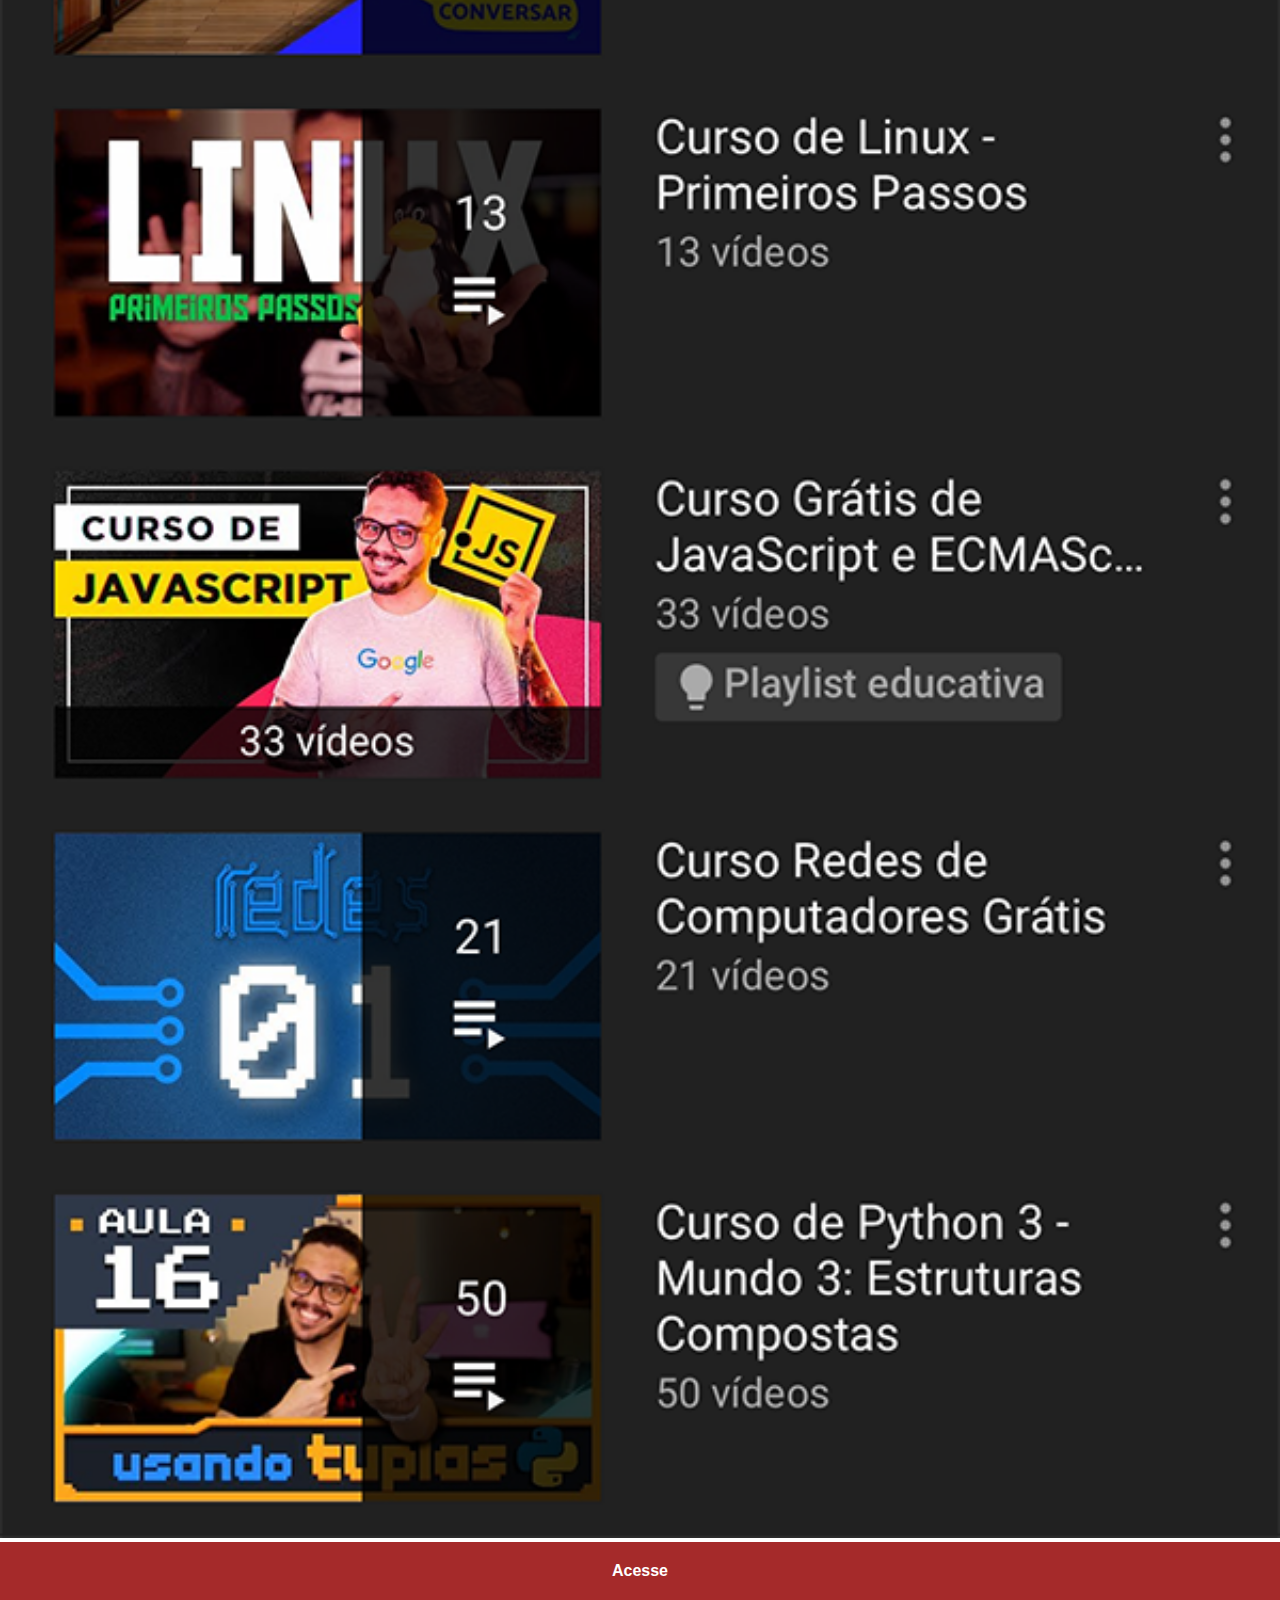
<file: youtube.html>
<!DOCTYPE html>
<html lang="pt-br">
<head>
    <meta charset="UTF-8">
    <meta http-equiv="X-UA-Compatible" content="IE=edge">
    <meta name="viewport" content="width=device-width, initial-scale=1.0">
    <link rel="stylesheet" href="estilos/social.css">
    <title>YouTube</title>
    
</head>
<body>
    <img src="imagens/tela-youtube.png">
    <a href="https://www.youtube.com/@CursoemVideo/playlists" target="_blank">Acesse</a>
</body>
</html>
</file>
<file: estale/style.css>
@charset "UTF-8";
* {
    margin: 0px;
    padding: 0px;
    font-family: Arial, Helvetica, sans-serif;
}

html, body{
    height: 100vh;
    width: 100vw;
    background-color: black;
}

body {
    background: url('../imagens/fundo-madeira.jpg');
    background-repeat: no-repeat;
    background-position: top center;
    background-size: cover;
    background-attachment: fixed;
}

main {
    height: 100vh;
    position: relative;
}

section#telefone {
    position:absolute;
    top: 50%;
    left: 50%;
    transform:translate(-50%, -50%);
    height: 627px;
    width: 311px;  
    background: url('../imagens/frame-iphone.png');
    background-repeat: no-repeat;
}

iframe#tela {
    position: relative;
    top: 80px;
    left: 22px;
    width: 267.5px;
    height: 471.5px;
}

section#redes-sociais {
    text-align: right;
}

section#redes-sociais img {
    width: 50px;
    margin: 10px;
    border-radius: 50%;
    box-shadow: 2px 2px 2px rgba(0, 0, 0, 0.514);
    box-sizing: border-box;
}

section#redes-sociais img:hover {
    border: 2px solid rgba(255, 255, 255, 0.699);
    transform: translate(-3px, -3px);
    box-shadow: 5px 5px 10px rgba(0, 0, 0, 0.473);
    transition: 0.3s, border 0.5s;
}
</file>
<file: estilos/social.css>
@charset "UTF-8";

*{
    margin: 0px;
    padding: 0px;
    font-family:Arial, Helvetica, sans-serif;
}

::-webkit-scrollbar {
    width: 0px;
    height: 0px;
}

img {
    width: 100vw;
}

a {
    display: block;
    background-color: brown;
    color:white;
    font-weight: bolder;
    text-align: center;
    padding: 20px;
    text-decoration: none;
}

a:hover {
    background-color: red;
}
</file>
